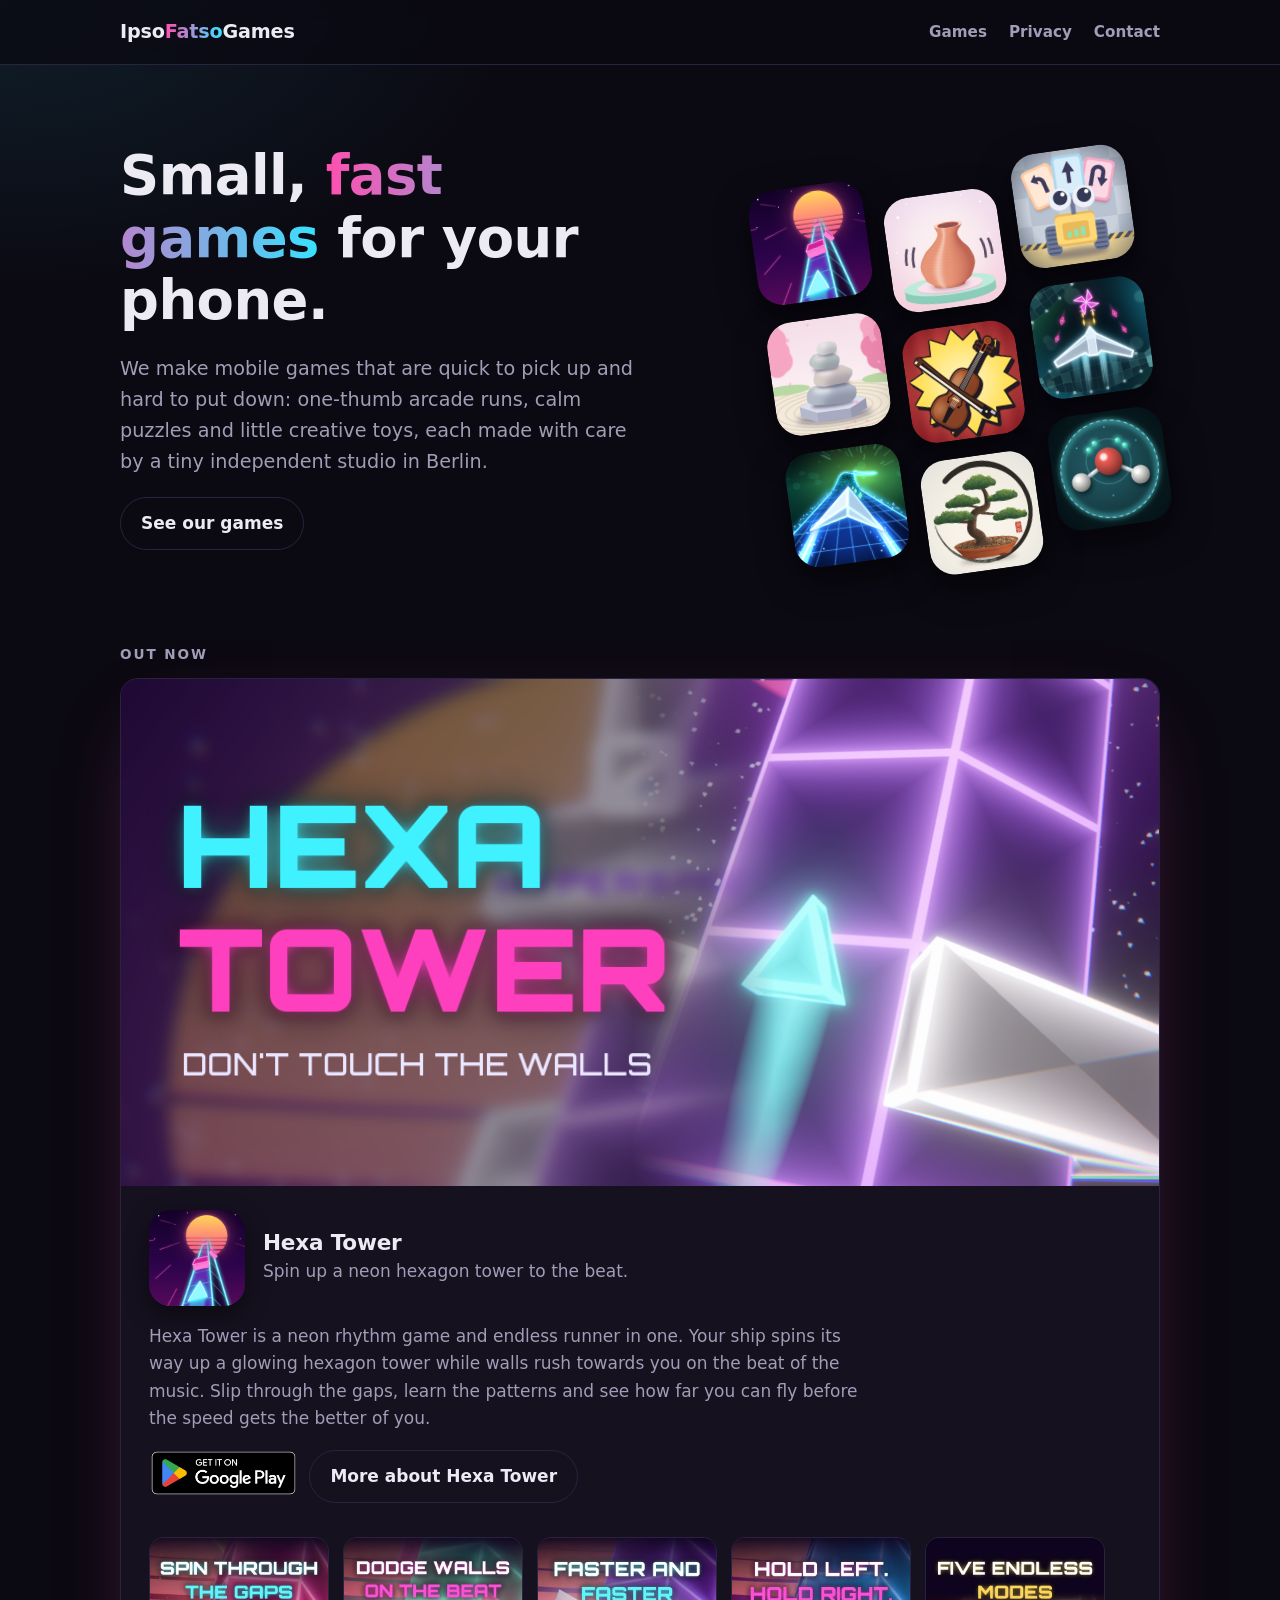
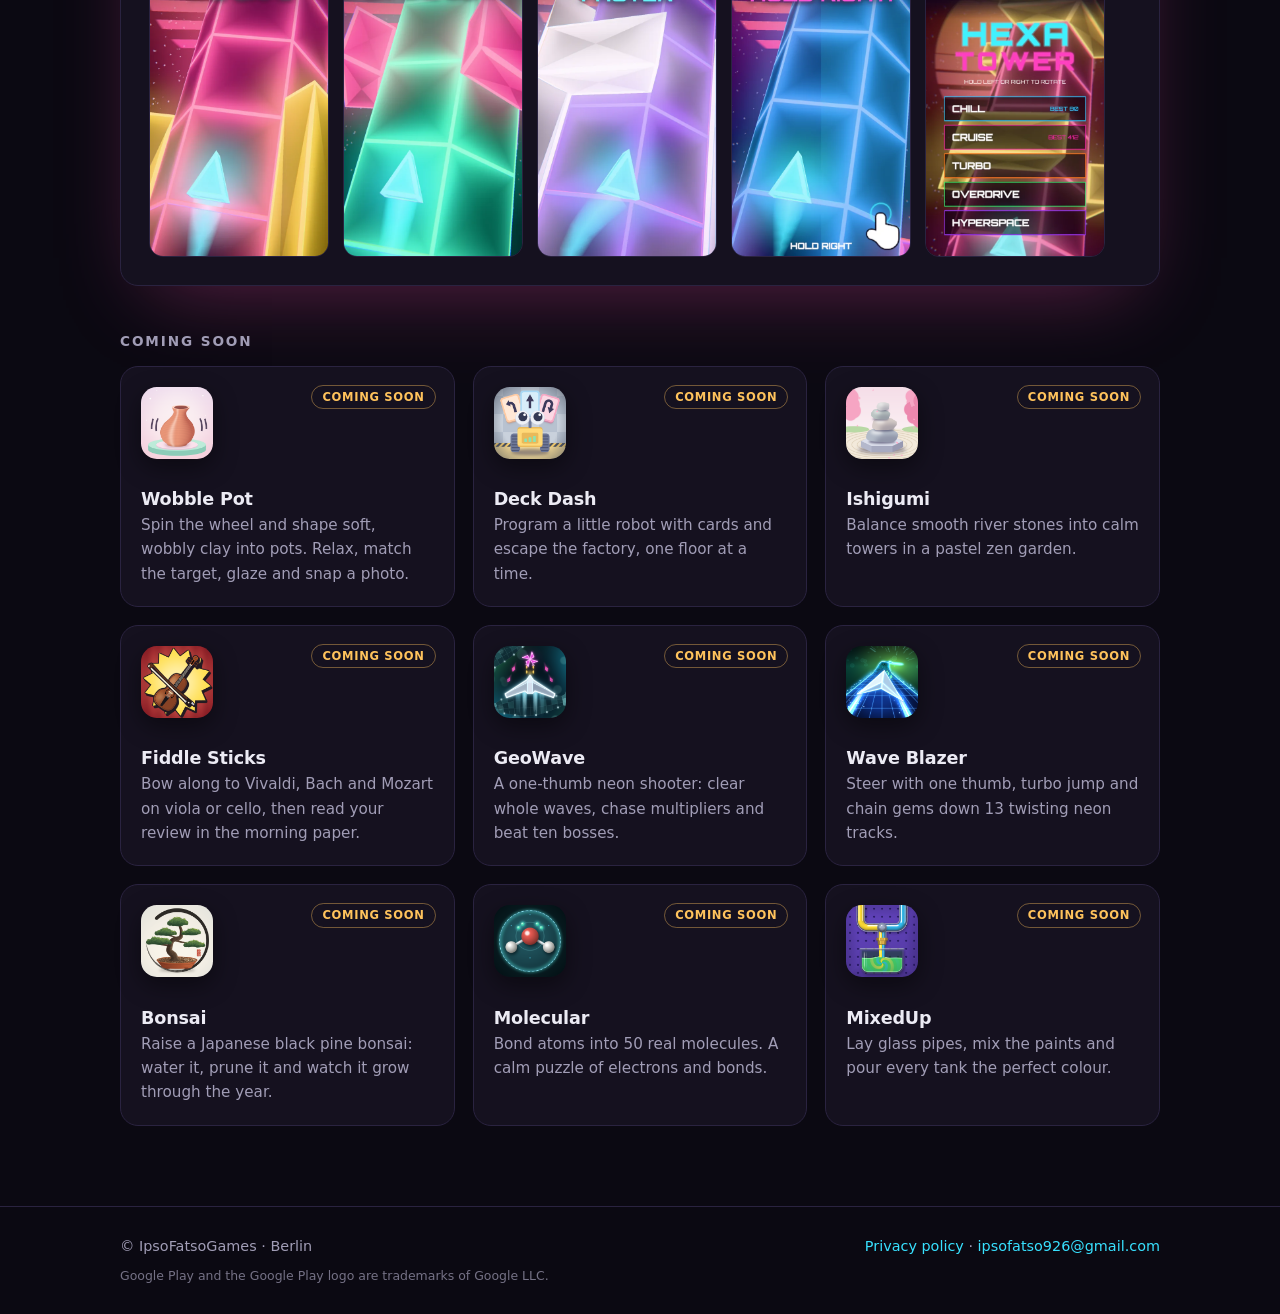
<file: index.html>
<!doctype html>
<html lang="en">
<head>
<meta charset="utf-8">
<meta name="viewport" content="width=device-width, initial-scale=1">
<title>IpsoFatsoGames</title>
<meta name="description" content="IpsoFatsoGames: Small, fast games for your phone. We make mobile games that are quick to pick up and hard to put down: one-thumb arcade runs, calm puzzles and little creative toys, each made with care by a tiny independent studio in Berlin.">
<meta property="og:title" content="IpsoFatsoGames">
<meta property="og:description" content="IpsoFatsoGames: Small, fast games for your phone. We make mobile games that are quick to pick up and hard to put down: one-thumb arcade runs, calm puzzles and little creative toys, each made with care by a tiny independent studio in Berlin.">
<meta property="og:image" content="https://ipsofatsogames.github.io/hexatower/feature.png">
<link rel="icon" href="favicon.svg" type="image/svg+xml">
<link rel="stylesheet" href="style.css">
</head>
<body>
<!-- Built by build.py from games.json and site.json: edit those, not this file. -->
<header class="top"><div class="wrap"><a class="brand" href="./">Ipso<span>Fatso</span>Games</a><nav><a href="./#games">Games</a><a href="privacy.html">Privacy</a><a href="mailto:ipsofatso926@gmail.com">Contact</a></nav></div></header>
<main class="wrap"><section class="hero"><div class="hero-text"><h1>Small, <span class="grad">fast games</span> for your phone.</h1><p class="lead">We make mobile games that are quick to pick up and hard to put down: one-thumb arcade runs, calm puzzles and little creative toys, each made with care by a tiny independent studio in Berlin.</p><p><a class="button ghost" href="#games">See our games</a></p></div><div class="hero-art" aria-hidden="true"><img src="hexatower/icon.png" alt="" width="120" height="120"><img src="wobblepot/icon.png" alt="" width="120" height="120"><img src="deckdash/icon.png" alt="" width="120" height="120"><img src="ishigumi/icon.png" alt="" width="120" height="120"><img src="fiddlesticks/icon.png" alt="" width="120" height="120"><img src="geowave/icon.png" alt="" width="120" height="120"><img src="waveblazer/icon.png" alt="" width="120" height="120"><img src="bonsai/icon.png" alt="" width="120" height="120"><img src="molecular/icon.png" alt="" width="120" height="120"></div></section>
<section class="section" id="games"><h2 class="section-title">Out now</h2>
<article class="feature"><a href="hexatower/"><img class="banner" src="hexatower/feature.png" alt="" width="1024" height="500"></a><div class="feature-body"><div class="title-row"><img class="icon" src="hexatower/icon.png" alt="" width="96" height="96"><div><h3><a href="hexatower/">Hexa Tower</a></h3><p class="tagline">Spin up a neon hexagon tower to the beat.</p></div></div><p>Hexa Tower is a neon rhythm game and endless runner in one. Your ship spins its way up a glowing hexagon tower while walls rush towards you on the beat of the music. Slip through the gaps, learn the patterns and see how far you can fly before the speed gets the better of you.</p><p class="actions"><a class="store-badge" href="https://play.google.com/store/apps/details?id=com.ipsofatsogames.hexatower&amp;utm_source=website&amp;utm_medium=home"><img src="img/google-play-badge.png" alt="Get it on Google Play" width="646" height="250"></a><a class="button ghost" href="hexatower/">More about Hexa Tower</a></p></div><div class="shots"><img src="hexatower/screens/1.webp" alt="Hexa Tower screenshot 1" loading="lazy" width="270" height="480"><img src="hexatower/screens/2.webp" alt="Hexa Tower screenshot 2" loading="lazy" width="270" height="480"><img src="hexatower/screens/3.webp" alt="Hexa Tower screenshot 3" loading="lazy" width="270" height="480"><img src="hexatower/screens/4.webp" alt="Hexa Tower screenshot 4" loading="lazy" width="270" height="480"><img src="hexatower/screens/5.webp" alt="Hexa Tower screenshot 5" loading="lazy" width="270" height="480"></div></article>
</section>
<section class="section"><h2 class="section-title">Coming soon</h2><ul class="grid">
<li class="card"><a href="wobblepot/"><img class="icon" src="wobblepot/icon.png" alt="" width="72" height="72"><span class="chip">Coming soon</span><h3>Wobble Pot</h3><p>Spin the wheel and shape soft, wobbly clay into pots. Relax, match the target, glaze and snap a photo.</p></a></li>
<li class="card"><a href="deckdash/"><img class="icon" src="deckdash/icon.png" alt="" width="72" height="72"><span class="chip">Coming soon</span><h3>Deck Dash</h3><p>Program a little robot with cards and escape the factory, one floor at a time.</p></a></li>
<li class="card"><a href="ishigumi/"><img class="icon" src="ishigumi/icon.png" alt="" width="72" height="72"><span class="chip">Coming soon</span><h3>Ishigumi</h3><p>Balance smooth river stones into calm towers in a pastel zen garden.</p></a></li>
<li class="card"><a href="fiddlesticks/"><img class="icon" src="fiddlesticks/icon.png" alt="" width="72" height="72"><span class="chip">Coming soon</span><h3>Fiddle Sticks</h3><p>Bow along to Vivaldi, Bach and Mozart on viola or cello, then read your review in the morning paper.</p></a></li>
<li class="card"><a href="geowave/"><img class="icon" src="geowave/icon.png" alt="" width="72" height="72"><span class="chip">Coming soon</span><h3>GeoWave</h3><p>A one-thumb neon shooter: clear whole waves, chase multipliers and beat ten bosses.</p></a></li>
<li class="card"><a href="waveblazer/"><img class="icon" src="waveblazer/icon.png" alt="" width="72" height="72"><span class="chip">Coming soon</span><h3>Wave Blazer</h3><p>Steer with one thumb, turbo jump and chain gems down 13 twisting neon tracks.</p></a></li>
<li class="card"><a href="bonsai/"><img class="icon" src="bonsai/icon.png" alt="" width="72" height="72"><span class="chip">Coming soon</span><h3>Bonsai</h3><p>Raise a Japanese black pine bonsai: water it, prune it and watch it grow through the year.</p></a></li>
<li class="card"><a href="molecular/"><img class="icon" src="molecular/icon.png" alt="" width="72" height="72"><span class="chip">Coming soon</span><h3>Molecular</h3><p>Bond atoms into 50 real molecules. A calm puzzle of electrons and bonds.</p></a></li>
<li class="card"><a href="mixedup/"><img class="icon" src="mixedup/icon.png" alt="" width="72" height="72"><span class="chip">Coming soon</span><h3>MixedUp</h3><p>Lay glass pipes, mix the paints and pour every tank the perfect colour.</p></a></li>
</ul></section></main>
<footer class="bottom"><div class="wrap"><p>© IpsoFatsoGames · Berlin</p><p><a href="privacy.html">Privacy policy</a> · <a href="mailto:ipsofatso926@gmail.com">ipsofatso926@gmail.com</a></p><p class="legal">Google Play and the Google Play logo are trademarks of Google LLC.</p></div></footer>
</body>
</html>
</file>
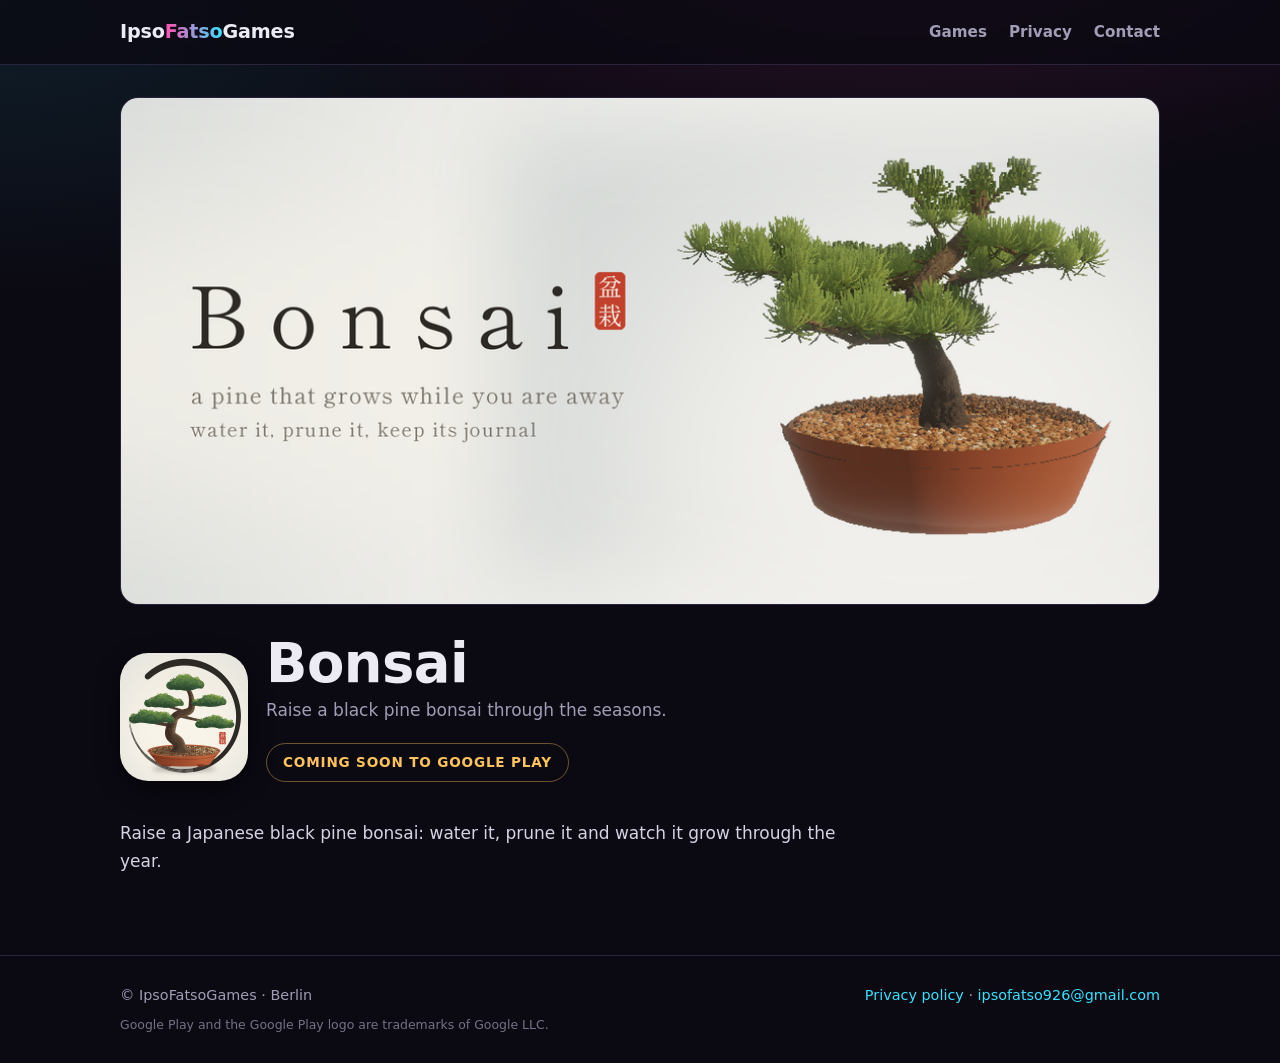
<file: bonsai/index.html>
<!doctype html>
<html lang="en">
<head>
<meta charset="utf-8">
<meta name="viewport" content="width=device-width, initial-scale=1">
<title>Bonsai · IpsoFatsoGames</title>
<meta name="description" content="Raise a Japanese black pine bonsai: water it, prune it and watch it grow through the year.">
<meta property="og:title" content="Bonsai · IpsoFatsoGames">
<meta property="og:description" content="Raise a Japanese black pine bonsai: water it, prune it and watch it grow through the year.">
<link rel="icon" href="../favicon.svg" type="image/svg+xml">
<link rel="stylesheet" href="../style.css">
</head>
<body>
<!-- Built by build.py from games.json and site.json: edit those, not this file. -->
<header class="top"><div class="wrap"><a class="brand" href="../">Ipso<span>Fatso</span>Games</a><nav><a href="../#games">Games</a><a href="../privacy.html">Privacy</a><a href="mailto:ipsofatso926@gmail.com">Contact</a></nav></div></header>
<main class="wrap"><article class="game"><img class="banner" src="../bonsai/feature.png" alt="" width="1024" height="500"><div class="title-row big"><img class="icon" src="../bonsai/icon.png" alt="Bonsai icon" width="128" height="128"><div><h1>Bonsai</h1><p class="tagline">Raise a black pine bonsai through the seasons.</p><p class="actions"><span class="chip big">Coming soon to Google Play</span></p></div></div><p>Raise a Japanese black pine bonsai: water it, prune it and watch it grow through the year.</p></article></main>
<footer class="bottom"><div class="wrap"><p>© IpsoFatsoGames · Berlin</p><p><a href="../privacy.html">Privacy policy</a> · <a href="mailto:ipsofatso926@gmail.com">ipsofatso926@gmail.com</a></p><p class="legal">Google Play and the Google Play logo are trademarks of Google LLC.</p></div></footer>
</body>
</html>
</file>
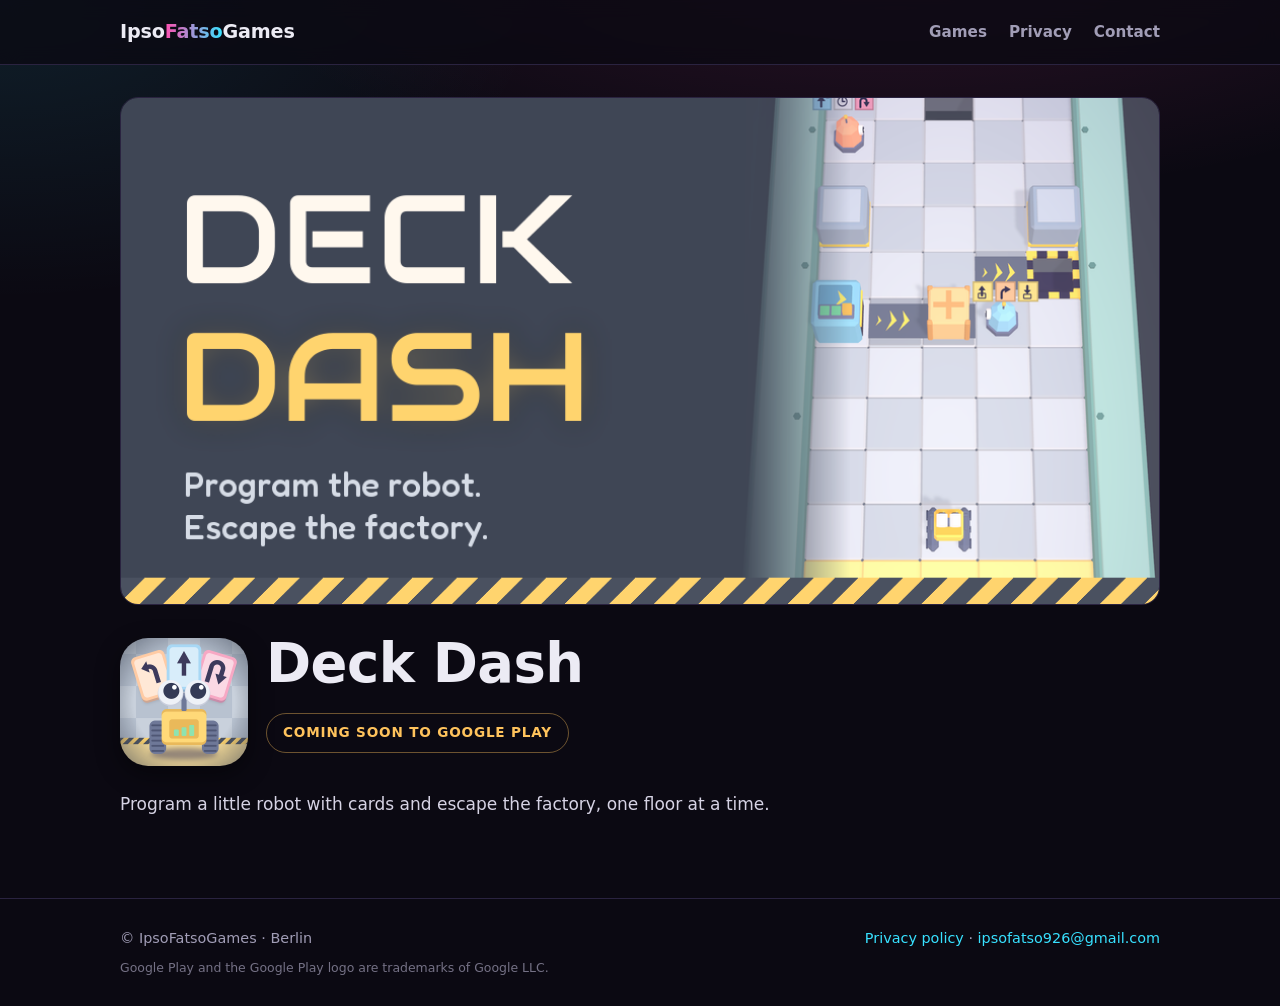
<file: deckdash/index.html>
<!doctype html>
<html lang="en">
<head>
<meta charset="utf-8">
<meta name="viewport" content="width=device-width, initial-scale=1">
<title>Deck Dash · IpsoFatsoGames</title>
<meta name="description" content="Program a little robot with cards and escape the factory, one floor at a time.">
<meta property="og:title" content="Deck Dash · IpsoFatsoGames">
<meta property="og:description" content="Program a little robot with cards and escape the factory, one floor at a time.">
<link rel="icon" href="../favicon.svg" type="image/svg+xml">
<link rel="stylesheet" href="../style.css">
</head>
<body>
<!-- Built by build.py from games.json and site.json: edit those, not this file. -->
<header class="top"><div class="wrap"><a class="brand" href="../">Ipso<span>Fatso</span>Games</a><nav><a href="../#games">Games</a><a href="../privacy.html">Privacy</a><a href="mailto:ipsofatso926@gmail.com">Contact</a></nav></div></header>
<main class="wrap"><article class="game"><img class="banner" src="../deckdash/feature.png" alt="" width="1024" height="500"><div class="title-row big"><img class="icon" src="../deckdash/icon.png" alt="Deck Dash icon" width="128" height="128"><div><h1>Deck Dash</h1><p class="tagline"></p><p class="actions"><span class="chip big">Coming soon to Google Play</span></p></div></div><p>Program a little robot with cards and escape the factory, one floor at a time.</p></article></main>
<footer class="bottom"><div class="wrap"><p>© IpsoFatsoGames · Berlin</p><p><a href="../privacy.html">Privacy policy</a> · <a href="mailto:ipsofatso926@gmail.com">ipsofatso926@gmail.com</a></p><p class="legal">Google Play and the Google Play logo are trademarks of Google LLC.</p></div></footer>
</body>
</html>
</file>
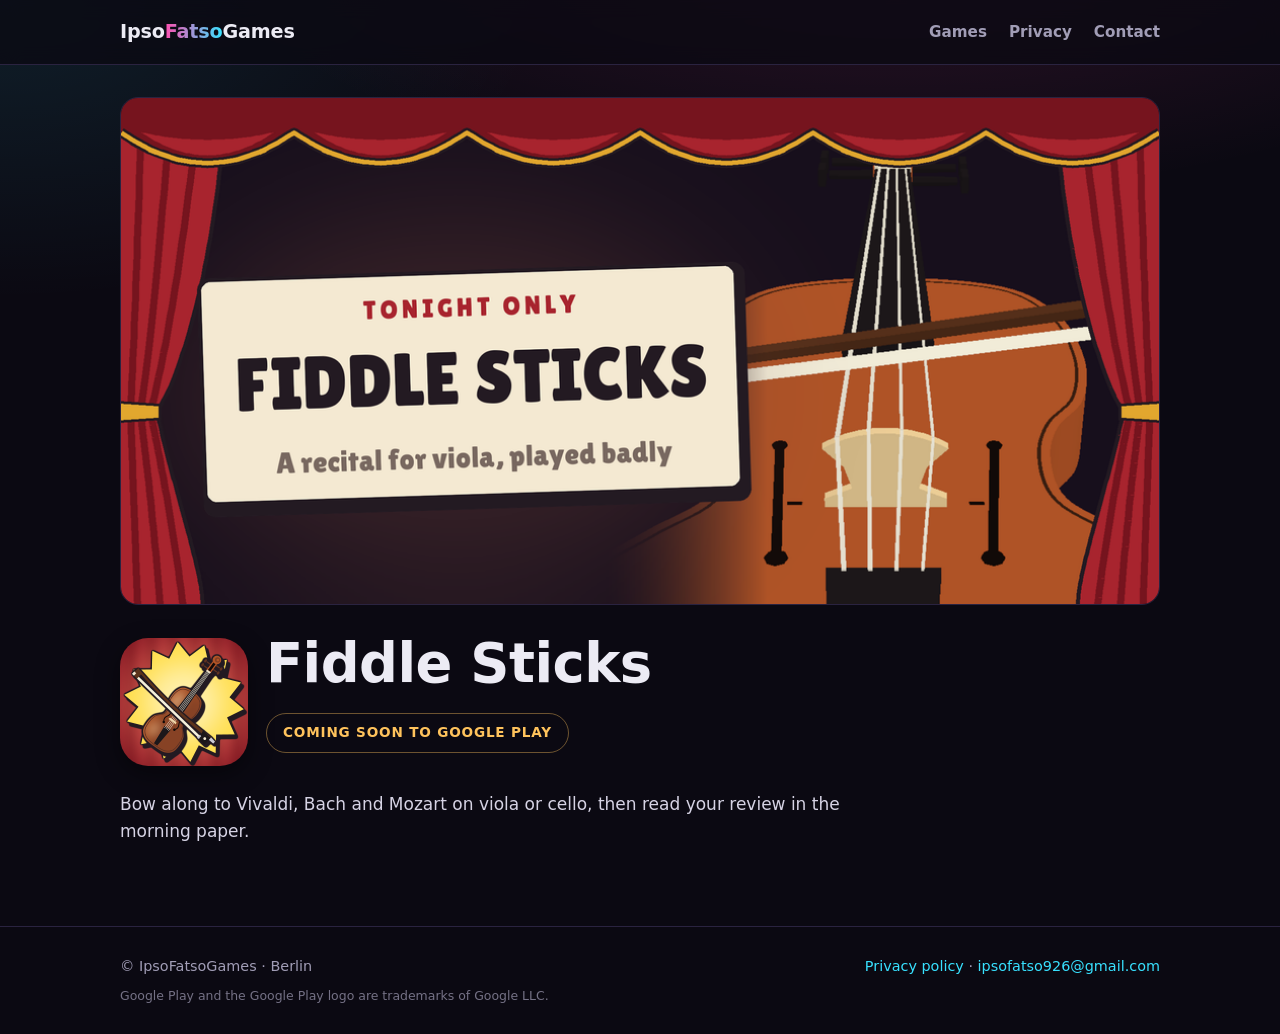
<file: fiddlesticks/index.html>
<!doctype html>
<html lang="en">
<head>
<meta charset="utf-8">
<meta name="viewport" content="width=device-width, initial-scale=1">
<title>Fiddle Sticks · IpsoFatsoGames</title>
<meta name="description" content="Bow along to Vivaldi, Bach and Mozart on viola or cello, then read your review in the morning paper.">
<meta property="og:title" content="Fiddle Sticks · IpsoFatsoGames">
<meta property="og:description" content="Bow along to Vivaldi, Bach and Mozart on viola or cello, then read your review in the morning paper.">
<link rel="icon" href="../favicon.svg" type="image/svg+xml">
<link rel="stylesheet" href="../style.css">
</head>
<body>
<!-- Built by build.py from games.json and site.json: edit those, not this file. -->
<header class="top"><div class="wrap"><a class="brand" href="../">Ipso<span>Fatso</span>Games</a><nav><a href="../#games">Games</a><a href="../privacy.html">Privacy</a><a href="mailto:ipsofatso926@gmail.com">Contact</a></nav></div></header>
<main class="wrap"><article class="game"><img class="banner" src="../fiddlesticks/feature.png" alt="" width="1024" height="500"><div class="title-row big"><img class="icon" src="../fiddlesticks/icon.png" alt="Fiddle Sticks icon" width="128" height="128"><div><h1>Fiddle Sticks</h1><p class="tagline"></p><p class="actions"><span class="chip big">Coming soon to Google Play</span></p></div></div><p>Bow along to Vivaldi, Bach and Mozart on viola or cello, then read your review in the morning paper.</p></article></main>
<footer class="bottom"><div class="wrap"><p>© IpsoFatsoGames · Berlin</p><p><a href="../privacy.html">Privacy policy</a> · <a href="mailto:ipsofatso926@gmail.com">ipsofatso926@gmail.com</a></p><p class="legal">Google Play and the Google Play logo are trademarks of Google LLC.</p></div></footer>
</body>
</html>
</file>
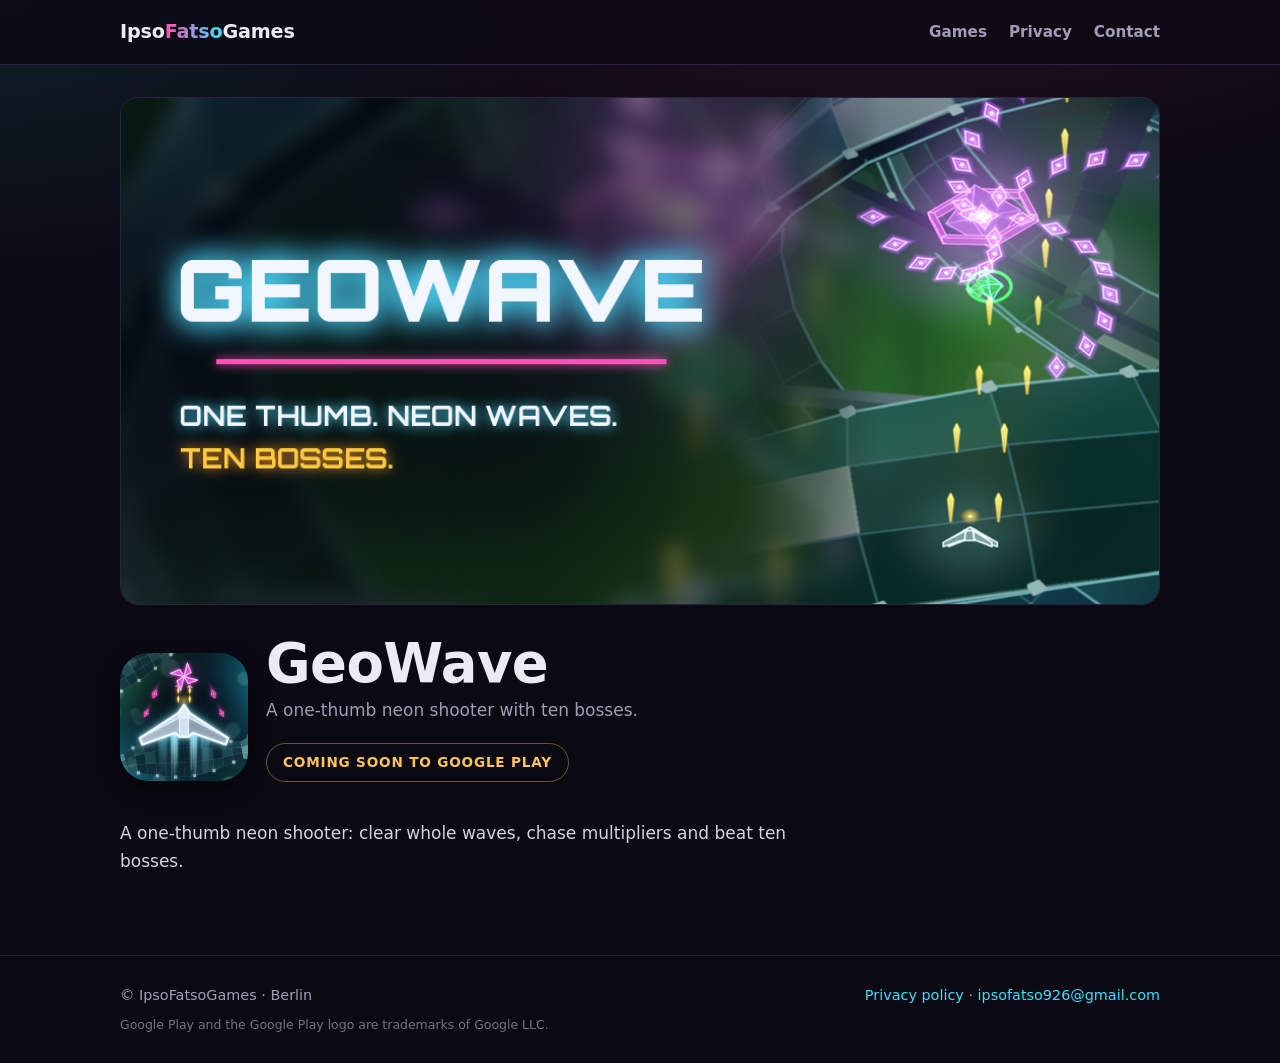
<file: geowave/index.html>
<!doctype html>
<html lang="en">
<head>
<meta charset="utf-8">
<meta name="viewport" content="width=device-width, initial-scale=1">
<title>GeoWave · IpsoFatsoGames</title>
<meta name="description" content="A one-thumb neon shooter: clear whole waves, chase multipliers and beat ten bosses.">
<meta property="og:title" content="GeoWave · IpsoFatsoGames">
<meta property="og:description" content="A one-thumb neon shooter: clear whole waves, chase multipliers and beat ten bosses.">
<link rel="icon" href="../favicon.svg" type="image/svg+xml">
<link rel="stylesheet" href="../style.css">
</head>
<body>
<!-- Built by build.py from games.json and site.json: edit those, not this file. -->
<header class="top"><div class="wrap"><a class="brand" href="../">Ipso<span>Fatso</span>Games</a><nav><a href="../#games">Games</a><a href="../privacy.html">Privacy</a><a href="mailto:ipsofatso926@gmail.com">Contact</a></nav></div></header>
<main class="wrap"><article class="game"><img class="banner" src="../geowave/feature.png" alt="" width="1024" height="500"><div class="title-row big"><img class="icon" src="../geowave/icon.png" alt="GeoWave icon" width="128" height="128"><div><h1>GeoWave</h1><p class="tagline">A one-thumb neon shooter with ten bosses.</p><p class="actions"><span class="chip big">Coming soon to Google Play</span></p></div></div><p>A one-thumb neon shooter: clear whole waves, chase multipliers and beat ten bosses.</p></article></main>
<footer class="bottom"><div class="wrap"><p>© IpsoFatsoGames · Berlin</p><p><a href="../privacy.html">Privacy policy</a> · <a href="mailto:ipsofatso926@gmail.com">ipsofatso926@gmail.com</a></p><p class="legal">Google Play and the Google Play logo are trademarks of Google LLC.</p></div></footer>
</body>
</html>
</file>
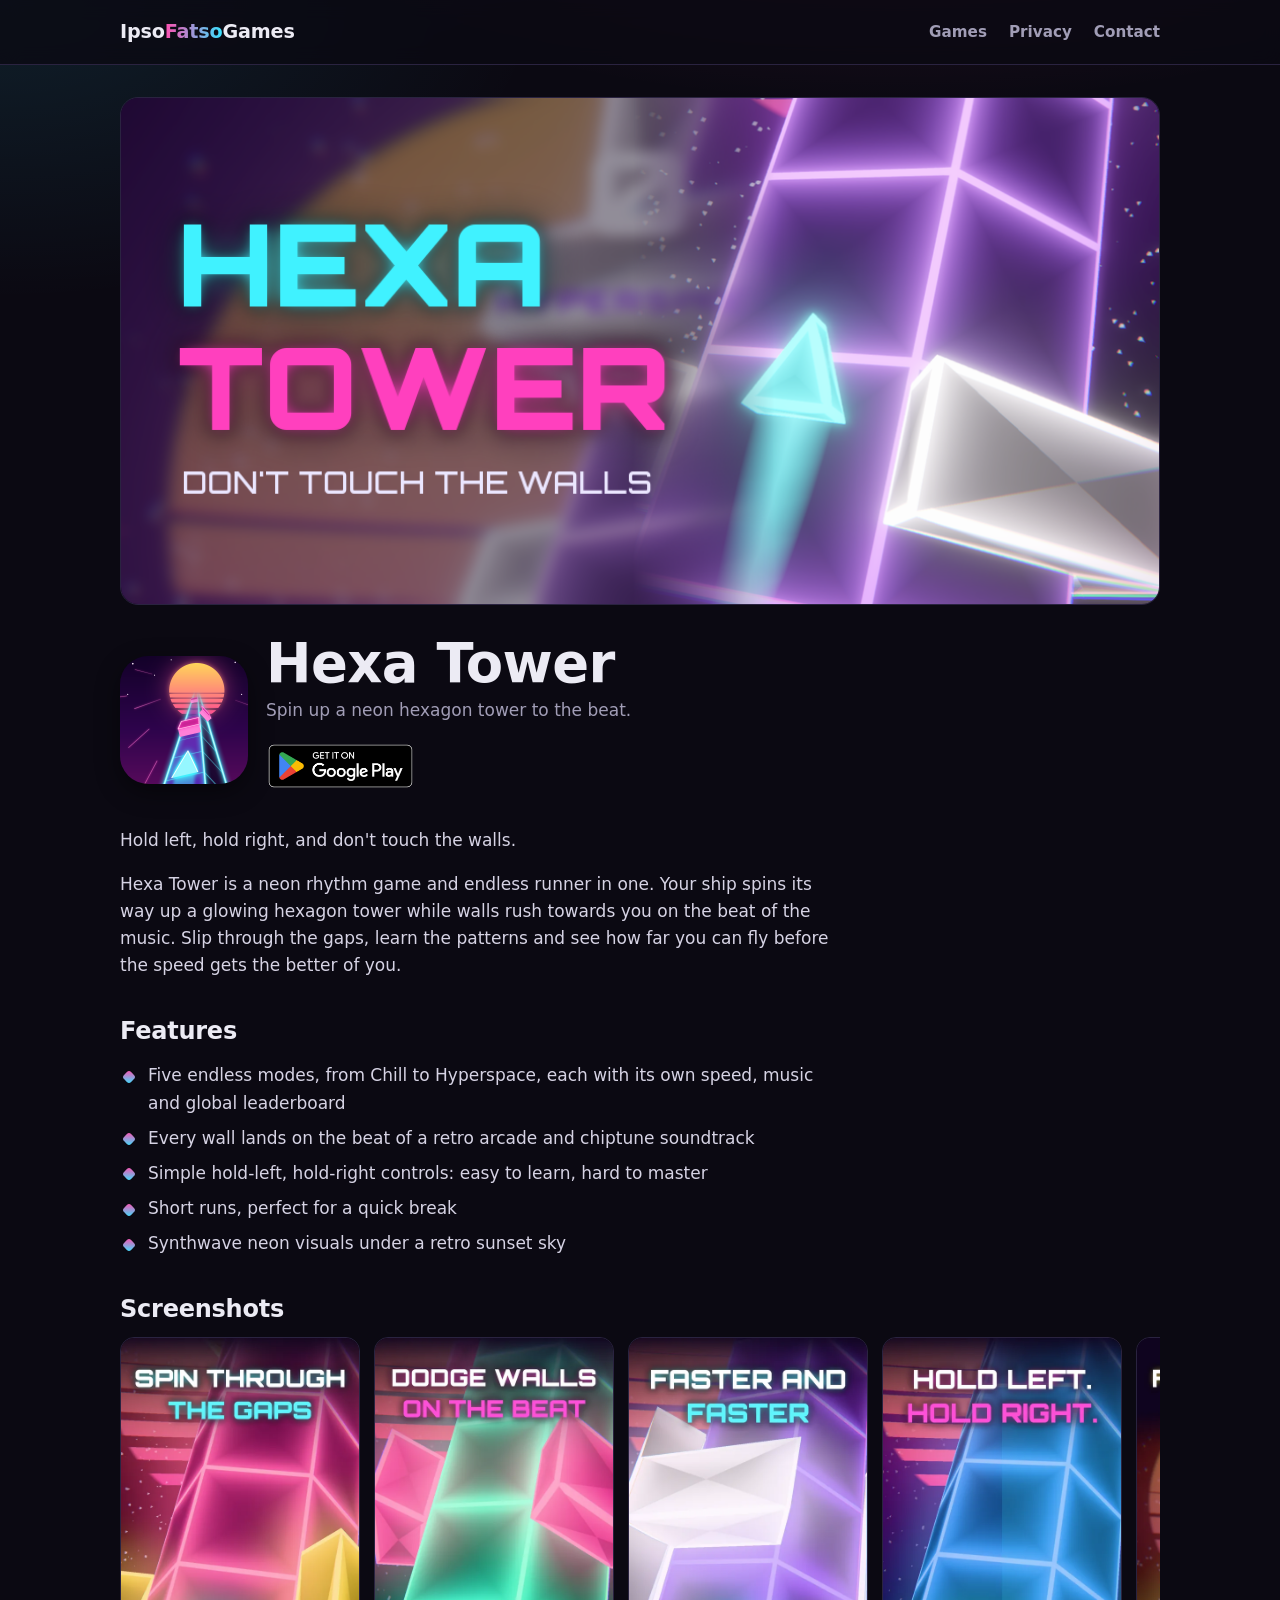
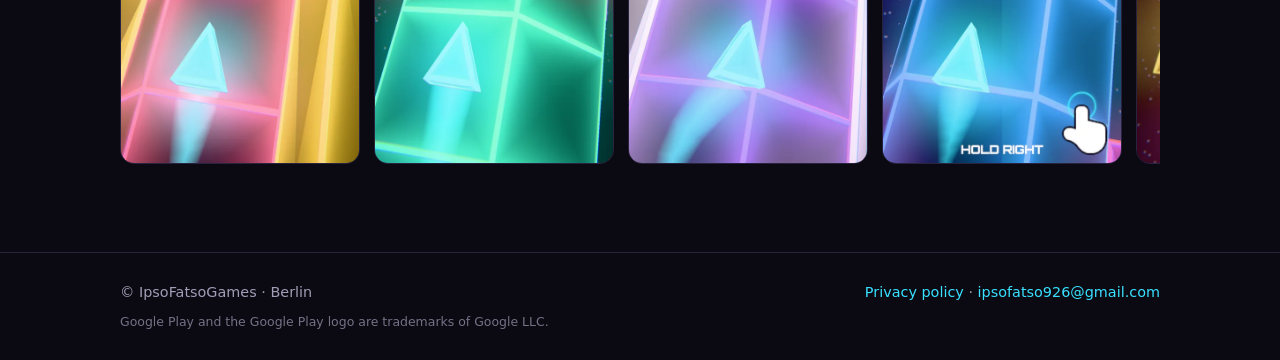
<file: hexatower/index.html>
<!doctype html>
<html lang="en">
<head>
<meta charset="utf-8">
<meta name="viewport" content="width=device-width, initial-scale=1">
<title>Hexa Tower · IpsoFatsoGames</title>
<meta name="description" content="Hold left, hold right, and don&#x27;t touch the walls. Hexa Tower is a neon rhythm game and endless runner in one. Your ship spins its way up a glowing hexagon tower while walls rush towards you on the beat of the music. Slip through the gaps, learn the patterns and see how far you can fly before the speed gets the better of you.">
<meta property="og:title" content="Hexa Tower · IpsoFatsoGames">
<meta property="og:description" content="Hold left, hold right, and don&#x27;t touch the walls. Hexa Tower is a neon rhythm game and endless runner in one. Your ship spins its way up a glowing hexagon tower while walls rush towards you on the beat of the music. Slip through the gaps, learn the patterns and see how far you can fly before the speed gets the better of you.">
<meta property="og:image" content="https://ipsofatsogames.github.io/hexatower/feature.png">
<link rel="icon" href="../favicon.svg" type="image/svg+xml">
<link rel="stylesheet" href="../style.css">
</head>
<body>
<!-- Built by build.py from games.json and site.json: edit those, not this file. -->
<header class="top"><div class="wrap"><a class="brand" href="../">Ipso<span>Fatso</span>Games</a><nav><a href="../#games">Games</a><a href="../privacy.html">Privacy</a><a href="mailto:ipsofatso926@gmail.com">Contact</a></nav></div></header>
<main class="wrap"><article class="game"><img class="banner" src="../hexatower/feature.png" alt="" width="1024" height="500"><div class="title-row big"><img class="icon" src="../hexatower/icon.png" alt="Hexa Tower icon" width="128" height="128"><div><h1>Hexa Tower</h1><p class="tagline">Spin up a neon hexagon tower to the beat.</p><p class="actions"><a class="store-badge" href="https://play.google.com/store/apps/details?id=com.ipsofatsogames.hexatower&amp;utm_source=website&amp;utm_medium=game_page"><img src="../img/google-play-badge.png" alt="Get it on Google Play" width="646" height="250"></a></p></div></div><p>Hold left, hold right, and don&#x27;t touch the walls.</p><p>Hexa Tower is a neon rhythm game and endless runner in one. Your ship spins its way up a glowing hexagon tower while walls rush towards you on the beat of the music. Slip through the gaps, learn the patterns and see how far you can fly before the speed gets the better of you.</p><h2>Features</h2><ul class="ticks"><li>Five endless modes, from Chill to Hyperspace, each with its own speed, music and global leaderboard</li><li>Every wall lands on the beat of a retro arcade and chiptune soundtrack</li><li>Simple hold-left, hold-right controls: easy to learn, hard to master</li><li>Short runs, perfect for a quick break</li><li>Synthwave neon visuals under a retro sunset sky</li></ul><h2>Screenshots</h2><div class="shots large"><img src="screens/1.webp" alt="Hexa Tower screenshot 1" loading="lazy" width="270" height="480"><img src="screens/2.webp" alt="Hexa Tower screenshot 2" loading="lazy" width="270" height="480"><img src="screens/3.webp" alt="Hexa Tower screenshot 3" loading="lazy" width="270" height="480"><img src="screens/4.webp" alt="Hexa Tower screenshot 4" loading="lazy" width="270" height="480"><img src="screens/5.webp" alt="Hexa Tower screenshot 5" loading="lazy" width="270" height="480"><img src="screens/6.webp" alt="Hexa Tower screenshot 6" loading="lazy" width="270" height="480"><img src="screens/7.webp" alt="Hexa Tower screenshot 7" loading="lazy" width="270" height="480"></div></article></main>
<footer class="bottom"><div class="wrap"><p>© IpsoFatsoGames · Berlin</p><p><a href="../privacy.html">Privacy policy</a> · <a href="mailto:ipsofatso926@gmail.com">ipsofatso926@gmail.com</a></p><p class="legal">Google Play and the Google Play logo are trademarks of Google LLC.</p></div></footer>
</body>
</html>
</file>
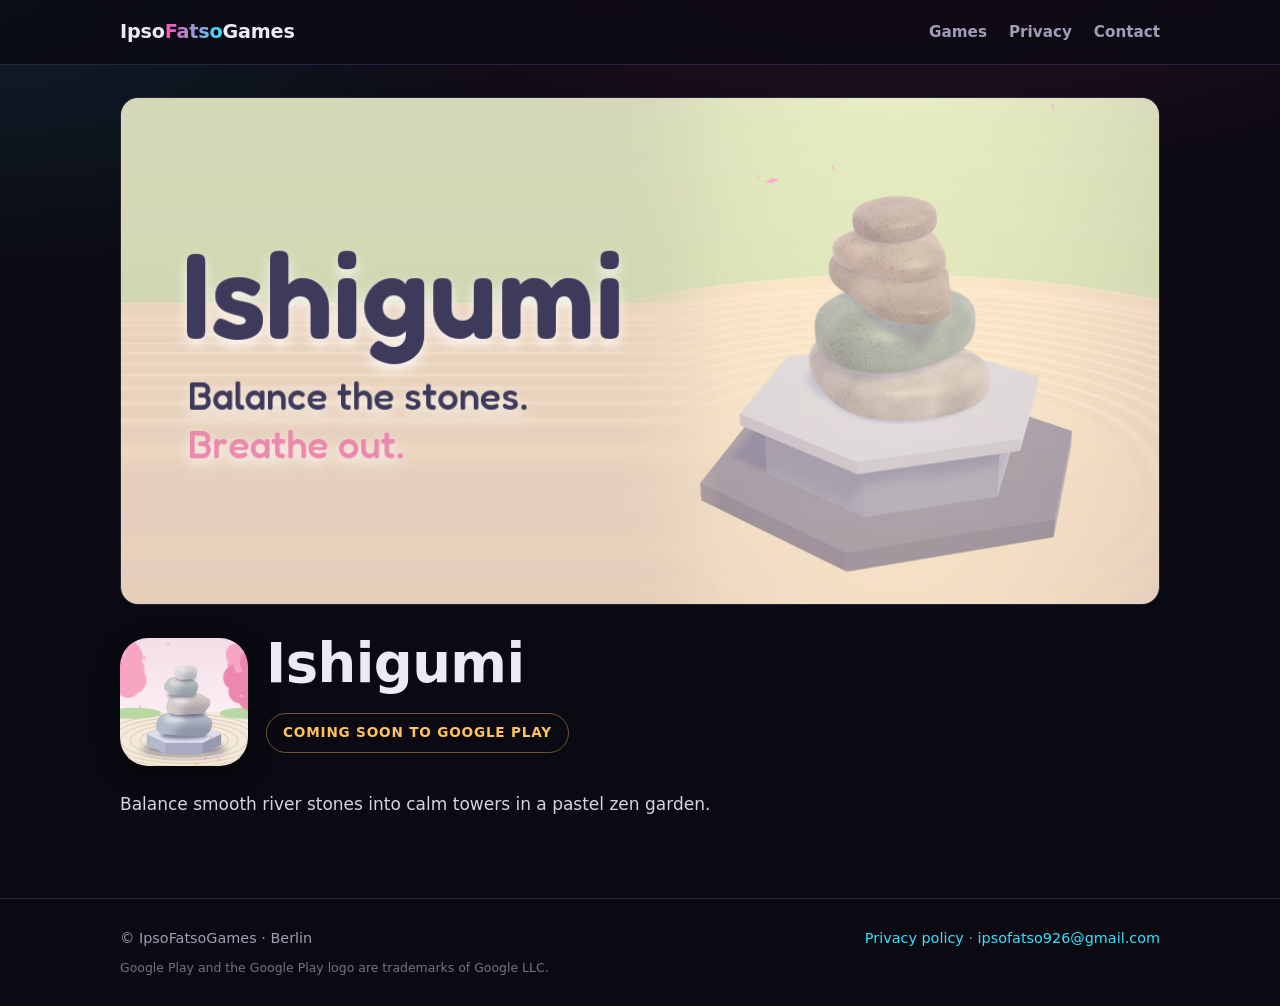
<file: ishigumi/index.html>
<!doctype html>
<html lang="en">
<head>
<meta charset="utf-8">
<meta name="viewport" content="width=device-width, initial-scale=1">
<title>Ishigumi · IpsoFatsoGames</title>
<meta name="description" content="Balance smooth river stones into calm towers in a pastel zen garden.">
<meta property="og:title" content="Ishigumi · IpsoFatsoGames">
<meta property="og:description" content="Balance smooth river stones into calm towers in a pastel zen garden.">
<link rel="icon" href="../favicon.svg" type="image/svg+xml">
<link rel="stylesheet" href="../style.css">
</head>
<body>
<!-- Built by build.py from games.json and site.json: edit those, not this file. -->
<header class="top"><div class="wrap"><a class="brand" href="../">Ipso<span>Fatso</span>Games</a><nav><a href="../#games">Games</a><a href="../privacy.html">Privacy</a><a href="mailto:ipsofatso926@gmail.com">Contact</a></nav></div></header>
<main class="wrap"><article class="game"><img class="banner" src="../ishigumi/feature.png" alt="" width="1024" height="500"><div class="title-row big"><img class="icon" src="../ishigumi/icon.png" alt="Ishigumi icon" width="128" height="128"><div><h1>Ishigumi</h1><p class="tagline"></p><p class="actions"><span class="chip big">Coming soon to Google Play</span></p></div></div><p>Balance smooth river stones into calm towers in a pastel zen garden.</p></article></main>
<footer class="bottom"><div class="wrap"><p>© IpsoFatsoGames · Berlin</p><p><a href="../privacy.html">Privacy policy</a> · <a href="mailto:ipsofatso926@gmail.com">ipsofatso926@gmail.com</a></p><p class="legal">Google Play and the Google Play logo are trademarks of Google LLC.</p></div></footer>
</body>
</html>
</file>
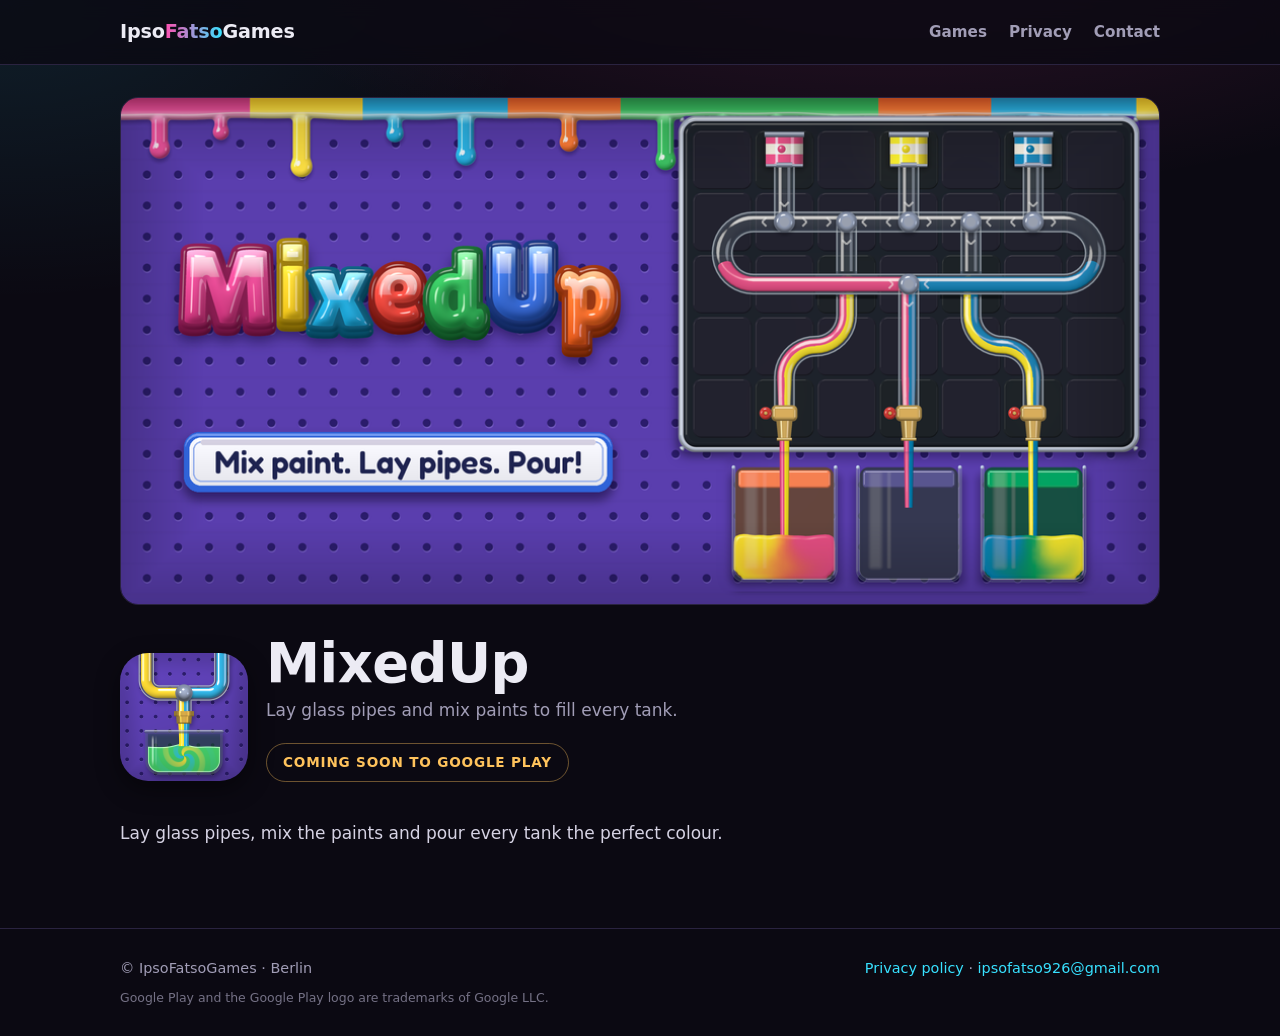
<file: mixedup/index.html>
<!doctype html>
<html lang="en">
<head>
<meta charset="utf-8">
<meta name="viewport" content="width=device-width, initial-scale=1">
<title>MixedUp · IpsoFatsoGames</title>
<meta name="description" content="Lay glass pipes, mix the paints and pour every tank the perfect colour.">
<meta property="og:title" content="MixedUp · IpsoFatsoGames">
<meta property="og:description" content="Lay glass pipes, mix the paints and pour every tank the perfect colour.">
<link rel="icon" href="../favicon.svg" type="image/svg+xml">
<link rel="stylesheet" href="../style.css">
</head>
<body>
<!-- Built by build.py from games.json and site.json: edit those, not this file. -->
<header class="top"><div class="wrap"><a class="brand" href="../">Ipso<span>Fatso</span>Games</a><nav><a href="../#games">Games</a><a href="../privacy.html">Privacy</a><a href="mailto:ipsofatso926@gmail.com">Contact</a></nav></div></header>
<main class="wrap"><article class="game"><img class="banner" src="../mixedup/feature.png" alt="" width="1024" height="500"><div class="title-row big"><img class="icon" src="../mixedup/icon.png" alt="MixedUp icon" width="128" height="128"><div><h1>MixedUp</h1><p class="tagline">Lay glass pipes and mix paints to fill every tank.</p><p class="actions"><span class="chip big">Coming soon to Google Play</span></p></div></div><p>Lay glass pipes, mix the paints and pour every tank the perfect colour.</p></article></main>
<footer class="bottom"><div class="wrap"><p>© IpsoFatsoGames · Berlin</p><p><a href="../privacy.html">Privacy policy</a> · <a href="mailto:ipsofatso926@gmail.com">ipsofatso926@gmail.com</a></p><p class="legal">Google Play and the Google Play logo are trademarks of Google LLC.</p></div></footer>
</body>
</html>
</file>
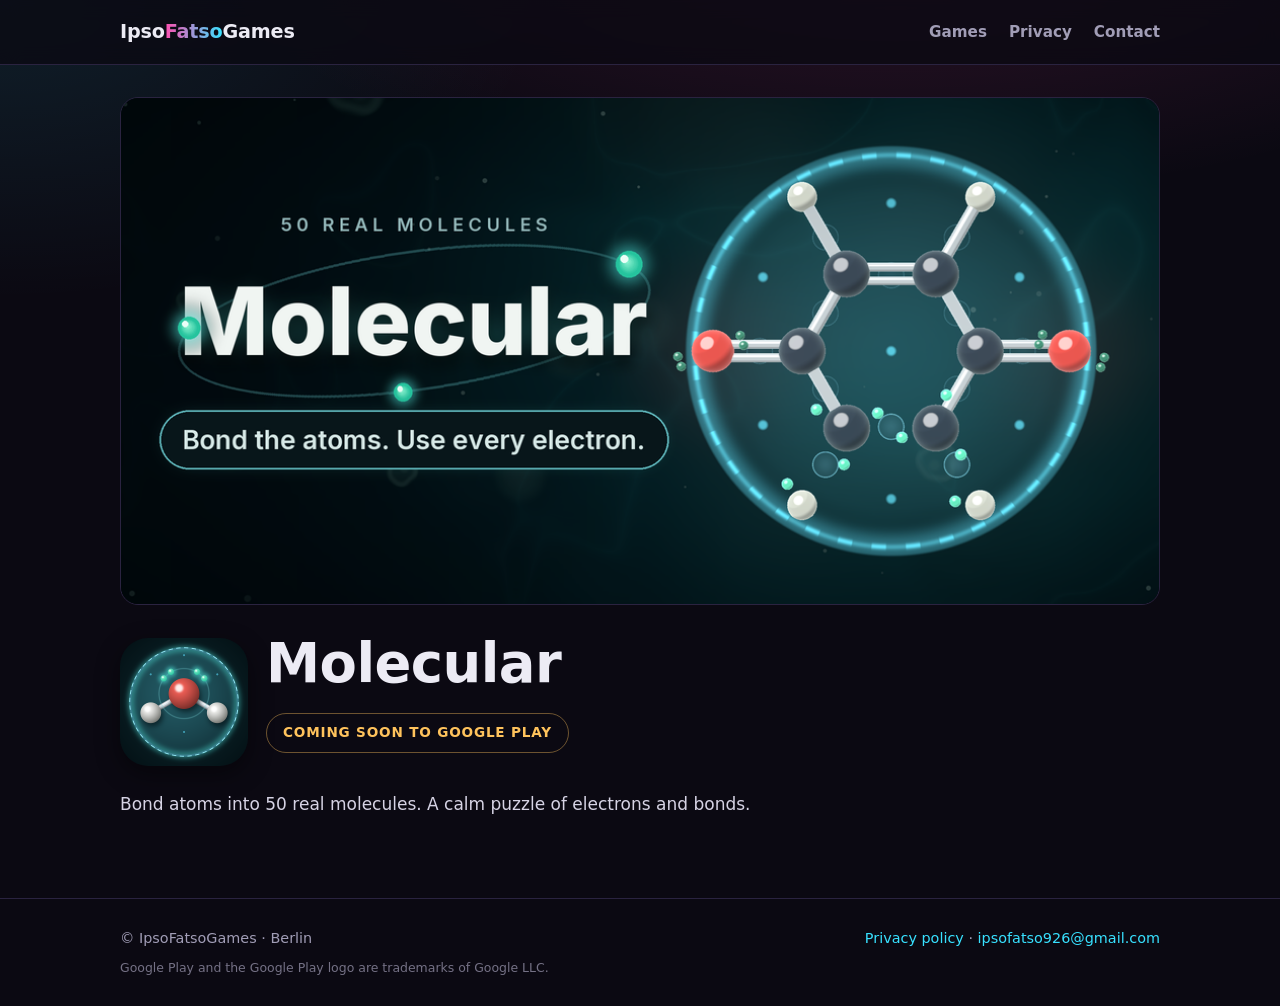
<file: molecular/index.html>
<!doctype html>
<html lang="en">
<head>
<meta charset="utf-8">
<meta name="viewport" content="width=device-width, initial-scale=1">
<title>Molecular · IpsoFatsoGames</title>
<meta name="description" content="Bond atoms into 50 real molecules. A calm puzzle of electrons and bonds.">
<meta property="og:title" content="Molecular · IpsoFatsoGames">
<meta property="og:description" content="Bond atoms into 50 real molecules. A calm puzzle of electrons and bonds.">
<link rel="icon" href="../favicon.svg" type="image/svg+xml">
<link rel="stylesheet" href="../style.css">
</head>
<body>
<!-- Built by build.py from games.json and site.json: edit those, not this file. -->
<header class="top"><div class="wrap"><a class="brand" href="../">Ipso<span>Fatso</span>Games</a><nav><a href="../#games">Games</a><a href="../privacy.html">Privacy</a><a href="mailto:ipsofatso926@gmail.com">Contact</a></nav></div></header>
<main class="wrap"><article class="game"><img class="banner" src="../molecular/feature.png" alt="" width="1024" height="500"><div class="title-row big"><img class="icon" src="../molecular/icon.png" alt="Molecular icon" width="128" height="128"><div><h1>Molecular</h1><p class="tagline"></p><p class="actions"><span class="chip big">Coming soon to Google Play</span></p></div></div><p>Bond atoms into 50 real molecules. A calm puzzle of electrons and bonds.</p></article></main>
<footer class="bottom"><div class="wrap"><p>© IpsoFatsoGames · Berlin</p><p><a href="../privacy.html">Privacy policy</a> · <a href="mailto:ipsofatso926@gmail.com">ipsofatso926@gmail.com</a></p><p class="legal">Google Play and the Google Play logo are trademarks of Google LLC.</p></div></footer>
</body>
</html>
</file>
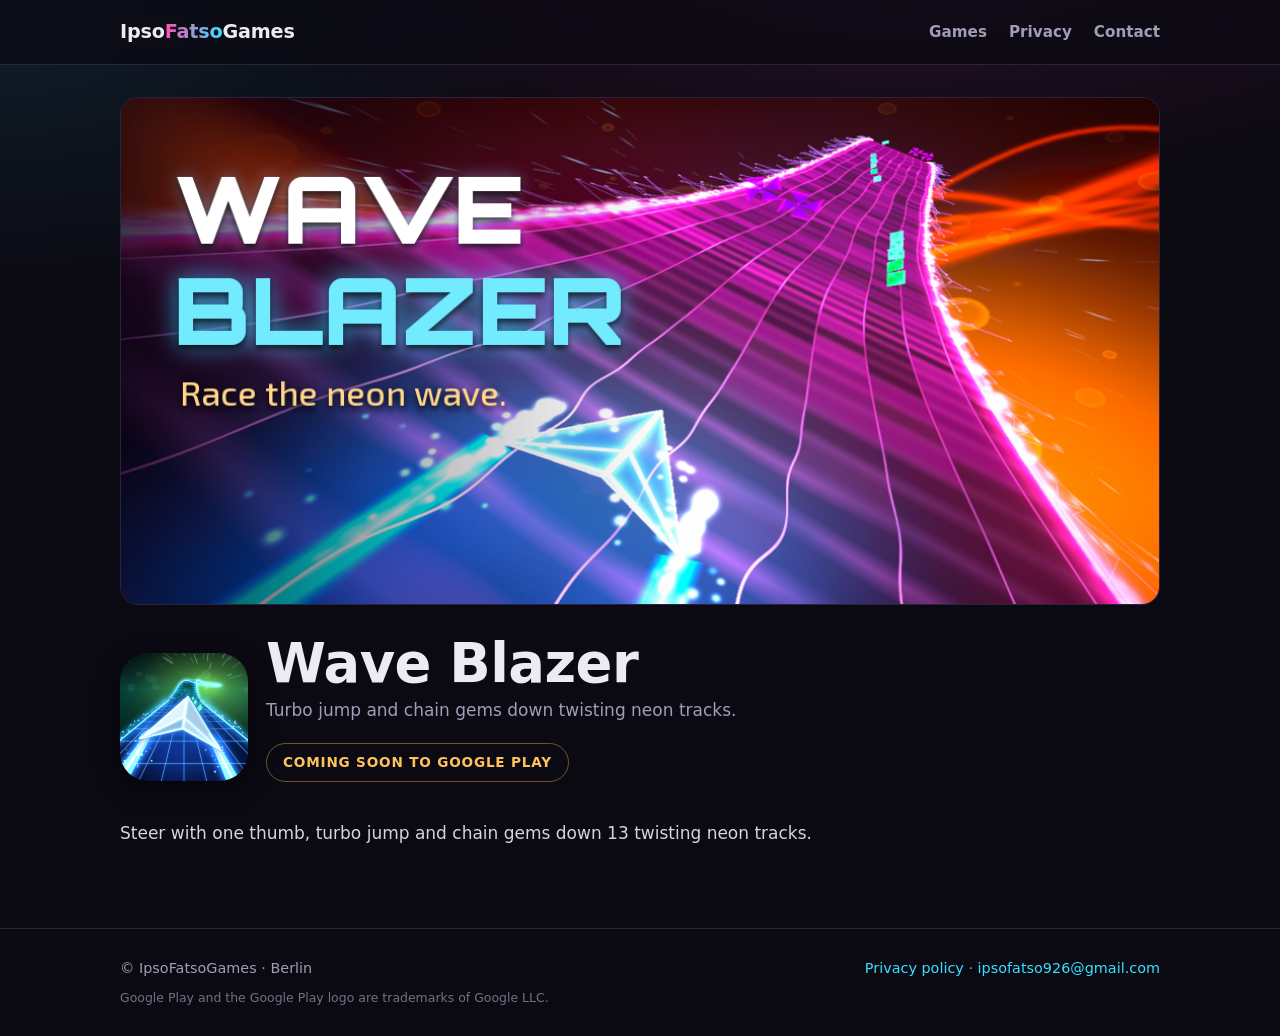
<file: waveblazer/index.html>
<!doctype html>
<html lang="en">
<head>
<meta charset="utf-8">
<meta name="viewport" content="width=device-width, initial-scale=1">
<title>Wave Blazer · IpsoFatsoGames</title>
<meta name="description" content="Steer with one thumb, turbo jump and chain gems down 13 twisting neon tracks.">
<meta property="og:title" content="Wave Blazer · IpsoFatsoGames">
<meta property="og:description" content="Steer with one thumb, turbo jump and chain gems down 13 twisting neon tracks.">
<link rel="icon" href="../favicon.svg" type="image/svg+xml">
<link rel="stylesheet" href="../style.css">
</head>
<body>
<!-- Built by build.py from games.json and site.json: edit those, not this file. -->
<header class="top"><div class="wrap"><a class="brand" href="../">Ipso<span>Fatso</span>Games</a><nav><a href="../#games">Games</a><a href="../privacy.html">Privacy</a><a href="mailto:ipsofatso926@gmail.com">Contact</a></nav></div></header>
<main class="wrap"><article class="game"><img class="banner" src="../waveblazer/feature.png" alt="" width="1024" height="500"><div class="title-row big"><img class="icon" src="../waveblazer/icon.png" alt="Wave Blazer icon" width="128" height="128"><div><h1>Wave Blazer</h1><p class="tagline">Turbo jump and chain gems down twisting neon tracks.</p><p class="actions"><span class="chip big">Coming soon to Google Play</span></p></div></div><p>Steer with one thumb, turbo jump and chain gems down 13 twisting neon tracks.</p></article></main>
<footer class="bottom"><div class="wrap"><p>© IpsoFatsoGames · Berlin</p><p><a href="../privacy.html">Privacy policy</a> · <a href="mailto:ipsofatso926@gmail.com">ipsofatso926@gmail.com</a></p><p class="legal">Google Play and the Google Play logo are trademarks of Google LLC.</p></div></footer>
</body>
</html>
</file>
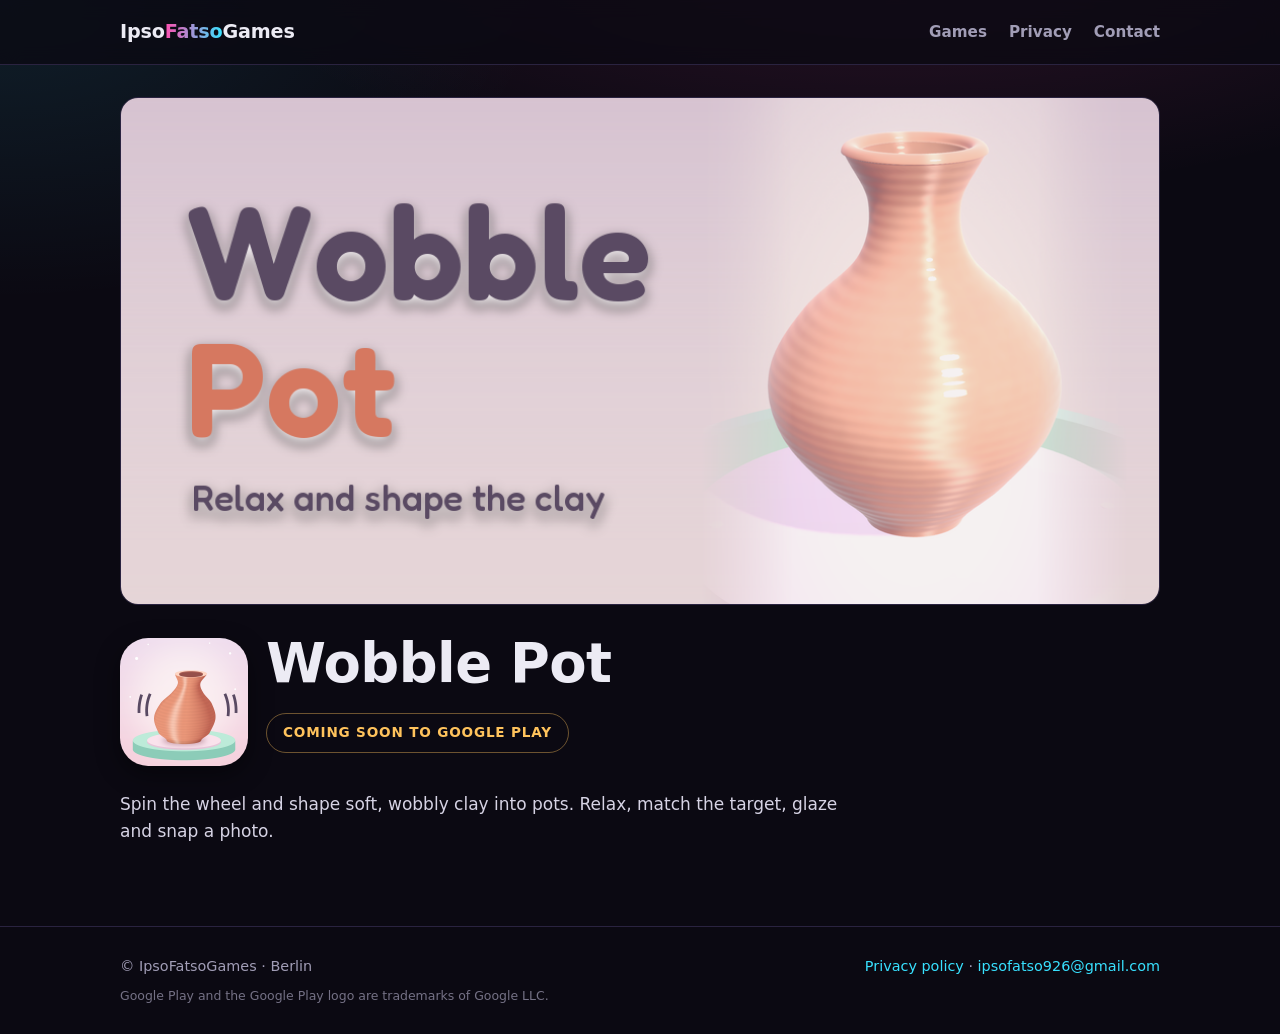
<file: wobblepot/index.html>
<!doctype html>
<html lang="en">
<head>
<meta charset="utf-8">
<meta name="viewport" content="width=device-width, initial-scale=1">
<title>Wobble Pot · IpsoFatsoGames</title>
<meta name="description" content="Spin the wheel and shape soft, wobbly clay into pots. Relax, match the target, glaze and snap a photo.">
<meta property="og:title" content="Wobble Pot · IpsoFatsoGames">
<meta property="og:description" content="Spin the wheel and shape soft, wobbly clay into pots. Relax, match the target, glaze and snap a photo.">
<link rel="icon" href="../favicon.svg" type="image/svg+xml">
<link rel="stylesheet" href="../style.css">
</head>
<body>
<!-- Built by build.py from games.json and site.json: edit those, not this file. -->
<header class="top"><div class="wrap"><a class="brand" href="../">Ipso<span>Fatso</span>Games</a><nav><a href="../#games">Games</a><a href="../privacy.html">Privacy</a><a href="mailto:ipsofatso926@gmail.com">Contact</a></nav></div></header>
<main class="wrap"><article class="game"><img class="banner" src="../wobblepot/feature.png" alt="" width="1024" height="500"><div class="title-row big"><img class="icon" src="../wobblepot/icon.png" alt="Wobble Pot icon" width="128" height="128"><div><h1>Wobble Pot</h1><p class="tagline"></p><p class="actions"><span class="chip big">Coming soon to Google Play</span></p></div></div><p>Spin the wheel and shape soft, wobbly clay into pots. Relax, match the target, glaze and snap a photo.</p></article></main>
<footer class="bottom"><div class="wrap"><p>© IpsoFatsoGames · Berlin</p><p><a href="../privacy.html">Privacy policy</a> · <a href="mailto:ipsofatso926@gmail.com">ipsofatso926@gmail.com</a></p><p class="legal">Google Play and the Google Play logo are trademarks of Google LLC.</p></div></footer>
</body>
</html>
</file>
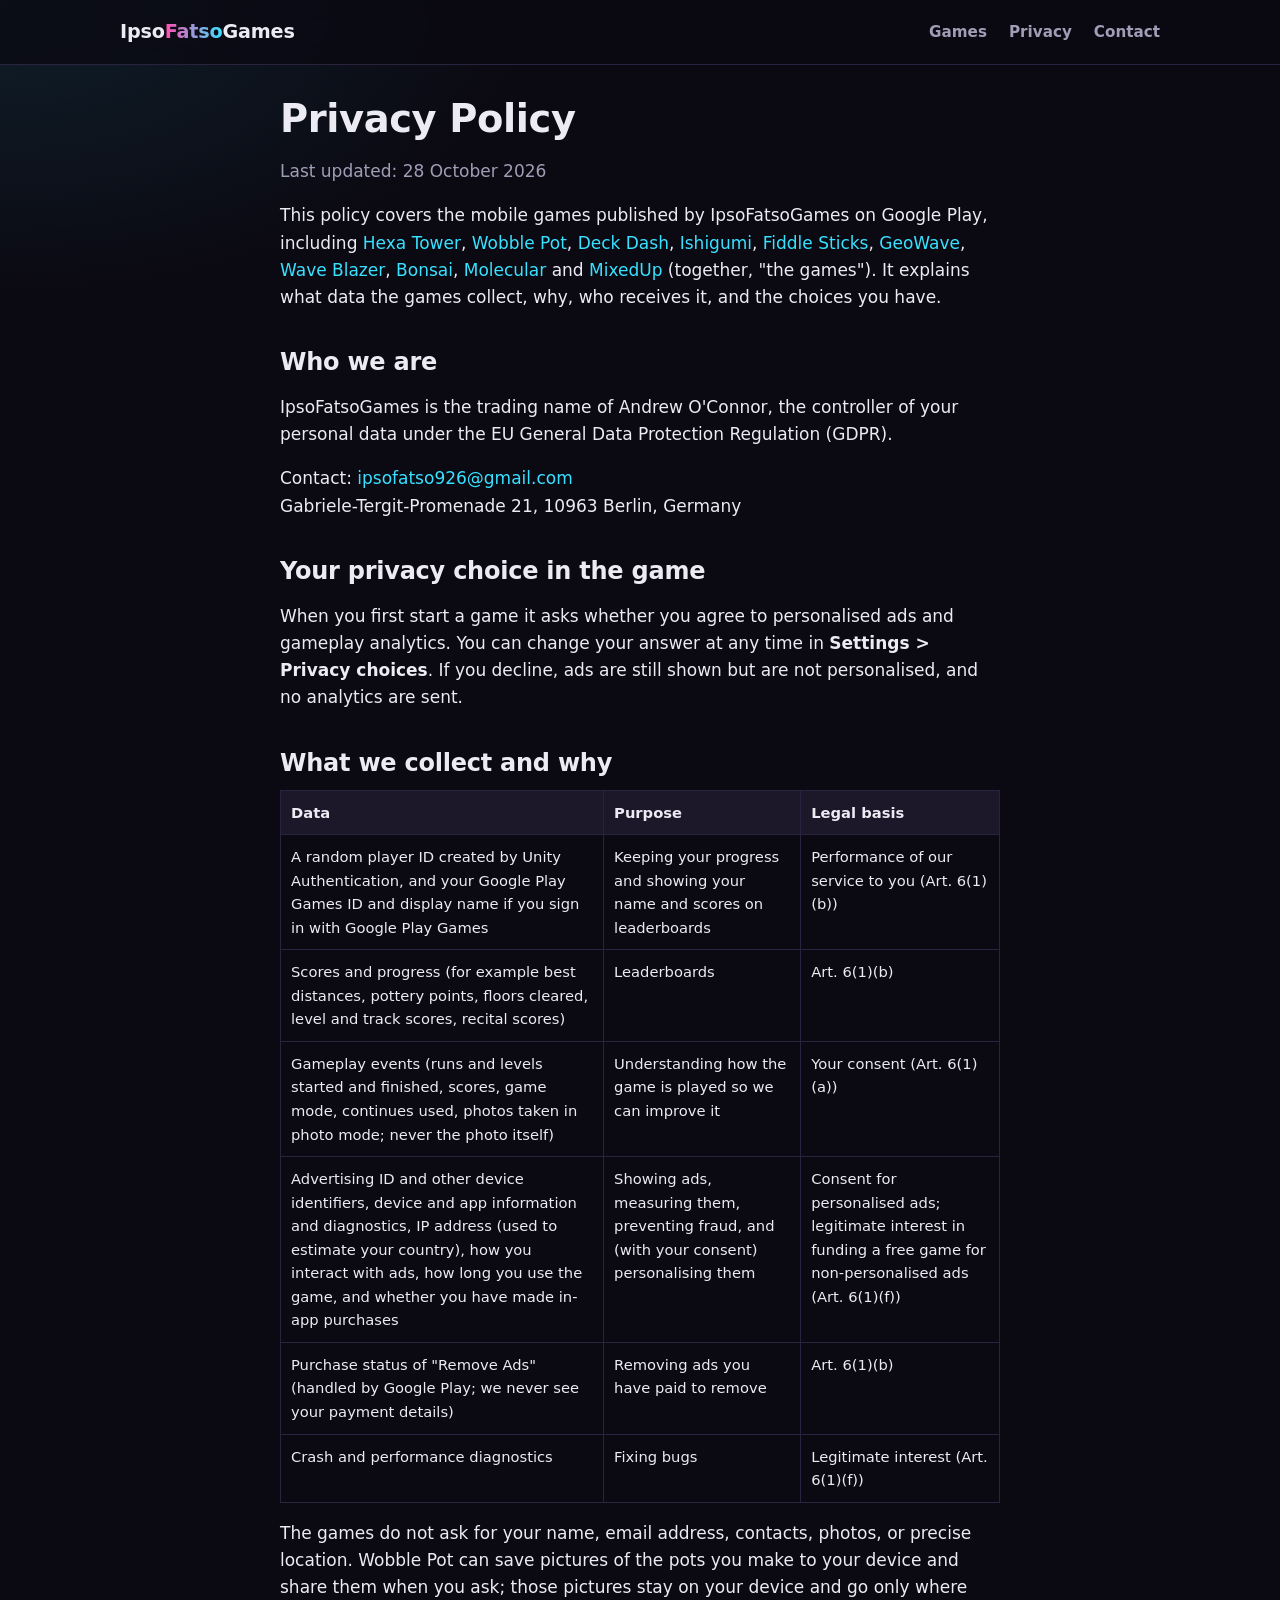
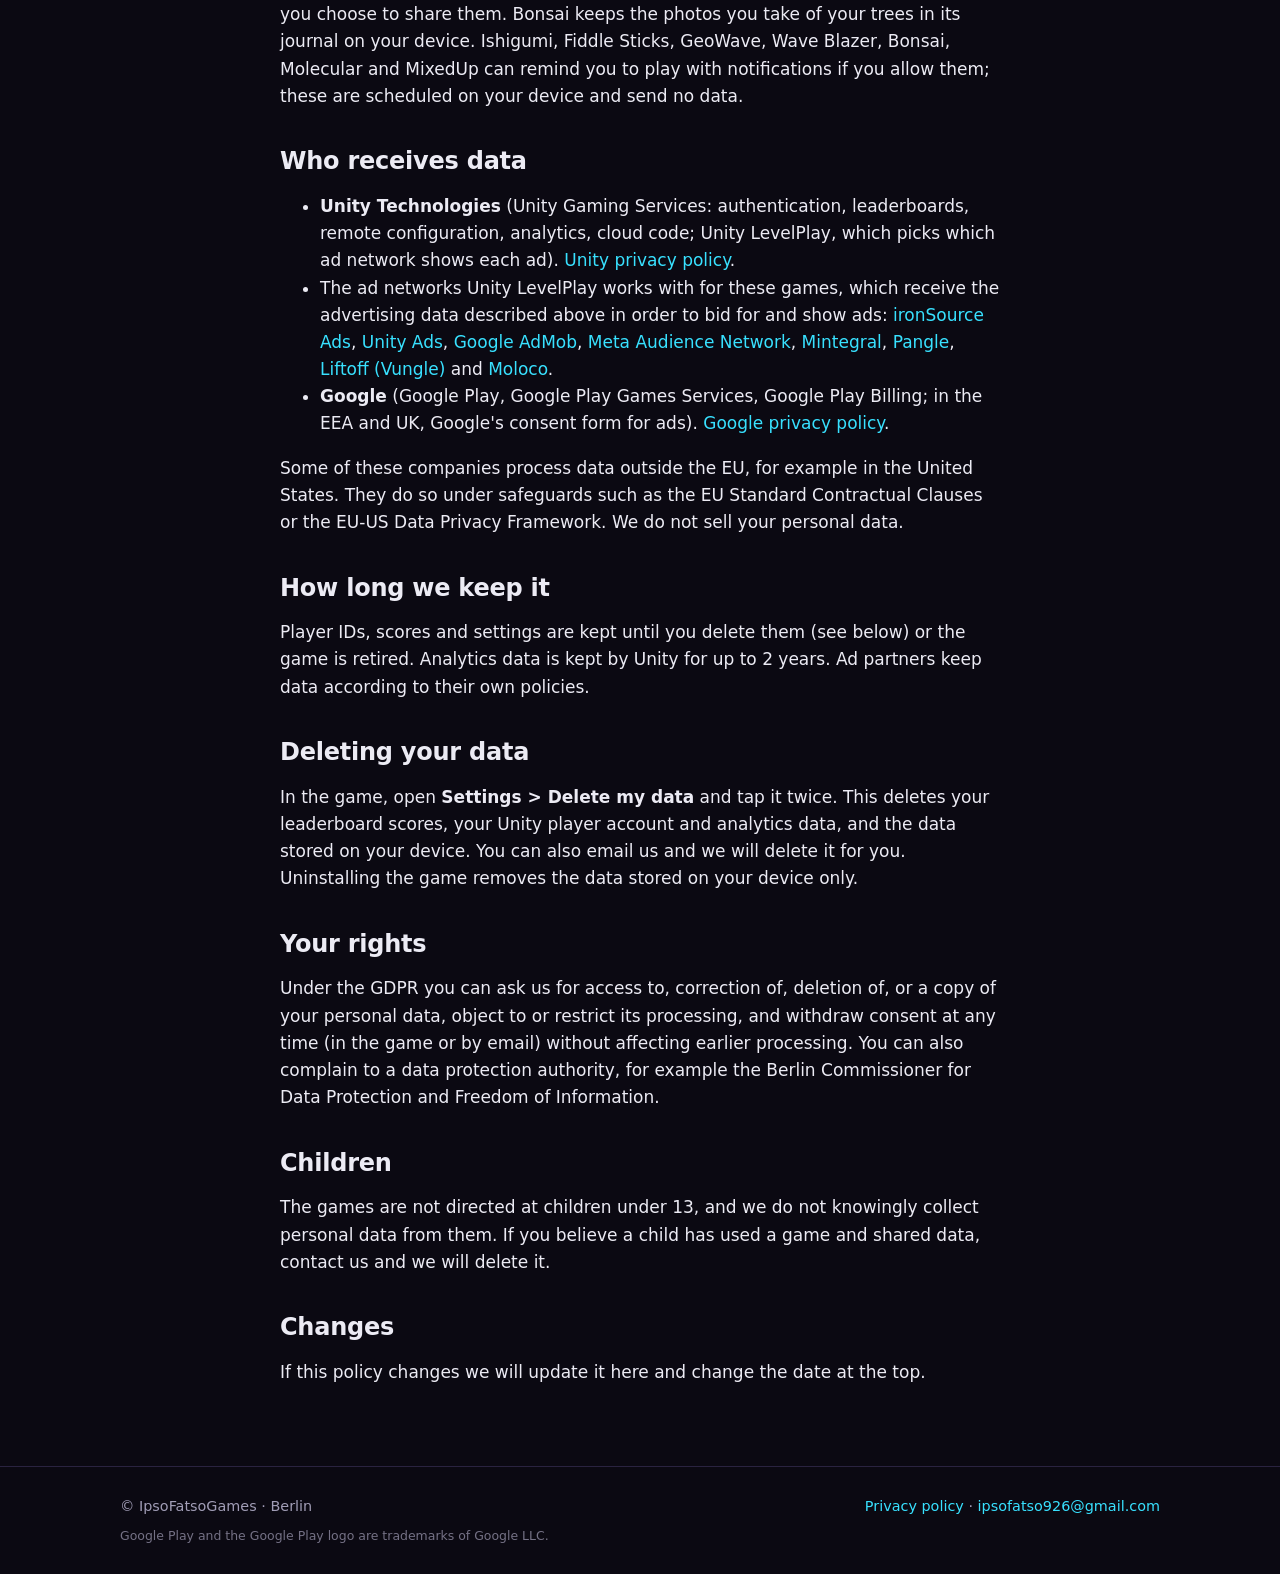
<file: privacy.html>
<!doctype html>
<html lang="en">
<head>
<meta charset="utf-8">
<meta name="viewport" content="width=device-width, initial-scale=1">
<title>Privacy Policy · IpsoFatsoGames</title>
<link rel="icon" href="favicon.svg" type="image/svg+xml">
<link rel="stylesheet" href="style.css">
</head>
<body>
<!-- site:header -->
<header class="top"><div class="wrap"><a class="brand" href="./">Ipso<span>Fatso</span>Games</a><nav><a href="./#games">Games</a><a href="privacy.html">Privacy</a><a href="mailto:ipsofatso926@gmail.com">Contact</a></nav></div></header>
<!-- /site:header -->
<main class="wrap text">
<h1>Privacy Policy</h1>
<p class="muted">Last updated: 28 October 2026</p>

<p>This policy covers the mobile games published by IpsoFatsoGames on Google Play, including
<a href="hexatower/">Hexa Tower</a>, <a href="wobblepot/">Wobble Pot</a>,
<a href="deckdash/">Deck Dash</a>, <a href="ishigumi/">Ishigumi</a>, <a href="fiddlesticks/">Fiddle Sticks</a>,
<a href="geowave/">GeoWave</a>, <a href="waveblazer/">Wave Blazer</a>, <a href="bonsai/">Bonsai</a>,
<a href="molecular/">Molecular</a> and <a href="mixedup/">MixedUp</a> (together, "the games"). It explains what data the games
collect, why, who receives it, and the choices you have.</p>

<h2>Who we are</h2>
<p>IpsoFatsoGames is the trading name of Andrew O'Connor, the controller of your personal data
under the EU General Data Protection Regulation (GDPR).</p>
<p>Contact: <a href="mailto:ipsofatso926@gmail.com">ipsofatso926@gmail.com</a><br>
Gabriele-Tergit-Promenade 21, 10963 Berlin, Germany</p>

<h2>Your privacy choice in the game</h2>
<p>When you first start a game it asks whether you agree to personalised ads and gameplay
analytics. You can change your answer at any time in <b>Settings &gt; Privacy choices</b>.
If you decline, ads are still shown but are not personalised, and no analytics are sent.</p>

<h2>What we collect and why</h2>
<table>
<tr><th>Data</th><th>Purpose</th><th>Legal basis</th></tr>
<tr><td>A random player ID created by Unity Authentication, and your Google Play Games ID and
display name if you sign in with Google Play Games</td><td>Keeping your progress and showing your name
and scores on leaderboards</td><td>Performance of our service to you (Art. 6(1)(b))</td></tr>
<tr><td>Scores and progress (for example best distances, pottery points, floors cleared, level and track scores, recital scores)</td><td>Leaderboards</td><td>Art. 6(1)(b)</td></tr>
<tr><td>Gameplay events (runs and levels started and finished, scores, game mode, continues used,
photos taken in photo mode; never the photo itself)</td>
<td>Understanding how the game is played so we can improve it</td><td>Your consent (Art. 6(1)(a))</td></tr>
<tr><td>Advertising ID and other device identifiers, device and app information and diagnostics,
IP address (used to estimate your country), how you interact with ads, how long you use the game,
and whether you have made in-app purchases</td><td>Showing ads, measuring them, preventing fraud, and (with your
consent) personalising them</td><td>Consent for personalised ads; legitimate interest in funding
a free game for non-personalised ads (Art. 6(1)(f))</td></tr>
<tr><td>Purchase status of "Remove Ads" (handled by Google Play; we never see your payment details)</td>
<td>Removing ads you have paid to remove</td><td>Art. 6(1)(b)</td></tr>
<tr><td>Crash and performance diagnostics</td><td>Fixing bugs</td><td>Legitimate interest (Art. 6(1)(f))</td></tr>
</table>
<p>The games do not ask for your name, email address, contacts, photos, or precise location.
Wobble Pot can save pictures of the pots you make to your device and share them when you ask;
those pictures stay on your device and go only where you choose to share them.
Bonsai keeps the photos you take of your trees in its journal on your device.
Ishigumi, Fiddle Sticks, GeoWave, Wave Blazer, Bonsai, Molecular and MixedUp can remind you to play with
notifications if you allow them; these are scheduled on your device and send no data.</p>

<h2>Who receives data</h2>
<ul>
<li><b>Unity Technologies</b> (Unity Gaming Services: authentication, leaderboards, remote
configuration, analytics, cloud code; Unity LevelPlay, which picks which ad network shows each ad).
<a href="https://unity.com/legal/game-player-and-app-user-privacy-policy">Unity privacy policy</a>.</li>
<li>The ad networks Unity LevelPlay works with for these games, which receive the advertising data
described above in order to bid for and show ads:
<a href="https://developers.is.com/ironsource-mobile/general/ironsource-mobile-privacy-policy/">ironSource Ads</a>,
<a href="https://unity.com/legal/game-player-and-app-user-privacy-policy">Unity Ads</a>,
<a href="https://policies.google.com/technologies/partner-sites">Google AdMob</a>,
<a href="https://www.facebook.com/privacy/policy/">Meta Audience Network</a>,
<a href="https://www.mintegral.com/en/privacy">Mintegral</a>,
<a href="https://www.pangleglobal.com/privacy">Pangle</a>,
<a href="https://liftoff.io/privacy-policy/">Liftoff (Vungle)</a> and
<a href="https://www.moloco.com/privacy-policy">Moloco</a>.</li>
<li><b>Google</b> (Google Play, Google Play Games Services, Google Play Billing; in the EEA and UK,
Google's consent form for ads).
<a href="https://policies.google.com/privacy">Google privacy policy</a>.</li>
</ul>
<p>Some of these companies process data outside the EU, for example in the United States. They
do so under safeguards such as the EU Standard Contractual Clauses or the EU-US Data Privacy
Framework. We do not sell your personal data.</p>

<h2>How long we keep it</h2>
<p>Player IDs, scores and settings are kept until you delete them (see below) or the game is
retired. Analytics data is kept by Unity for up to 2 years. Ad partners keep data according to
their own policies.</p>

<h2>Deleting your data</h2>
<p>In the game, open <b>Settings &gt; Delete my data</b> and tap it twice. This deletes your
leaderboard scores, your Unity player account and analytics data, and the data stored on your
device. You can also email us and we will delete it for you. Uninstalling the game removes the
data stored on your device only.</p>

<h2>Your rights</h2>
<p>Under the GDPR you can ask us for access to, correction of, deletion of, or a copy of your
personal data, object to or restrict its processing, and withdraw consent at any time (in the
game or by email) without affecting earlier processing. You can also complain to a data
protection authority, for example the Berlin Commissioner for Data Protection and Freedom of
Information.</p>

<h2>Children</h2>
<p>The games are not directed at children under 13, and we do not knowingly collect personal
data from them. If you believe a child has used a game and shared data, contact us and we will
delete it.</p>

<h2>Changes</h2>
<p>If this policy changes we will update it here and change the date at the top.</p>
</main>
<!-- site:footer -->
<footer class="bottom"><div class="wrap"><p>© IpsoFatsoGames · Berlin</p><p><a href="privacy.html">Privacy policy</a> · <a href="mailto:ipsofatso926@gmail.com">ipsofatso926@gmail.com</a></p><p class="legal">Google Play and the Google Play logo are trademarks of Google LLC.</p></div></footer>
<!-- /site:footer -->
</body>
</html>
</file>
<file: style.css>
/* IpsoFatsoGames: dark, neon accents like the games, plain system fonts (no third-party requests). */
:root {
  color-scheme: dark;
  --bg: #0b0912;
  --panel: #15111f;
  --panel-2: #1c1729;
  --line: #2a2340;
  --fg: #ecebf4;
  --muted: #a19db6;
  --pink: #ff4fb0;
  --cyan: #38e1ff;
  --gold: #ffc35c;
  --radius: 18px;
}
* { box-sizing: border-box; }
html { scroll-behavior: smooth; }
body {
  margin: 0; background: var(--bg); color: var(--fg);
  font: 17px/1.6 system-ui, -apple-system, "Segoe UI", Roboto, sans-serif;
  background-image: radial-gradient(1200px 500px at 70% -10%, rgba(255, 79, 176, .16), transparent 60%),
                    radial-gradient(900px 500px at 0% 0%, rgba(56, 225, 255, .10), transparent 60%);
  background-repeat: no-repeat;
}
a { color: var(--cyan); text-decoration: none; }
a:hover { text-decoration: underline; }
img { max-width: 100%; }
.wrap { max-width: 1080px; margin: 0 auto; padding: 0 20px; }
h1, h2, h3 { line-height: 1.15; letter-spacing: -0.01em; margin: 0 0 .4em; }
h1 { font-size: clamp(2.1rem, 5vw, 3.4rem); font-weight: 800; }
h2 { font-size: 1.5rem; font-weight: 750; margin-top: 1.6em; }
h3 { font-size: 1.35rem; font-weight: 750; }
h3 a, .card a { color: inherit; }

/* Header and footer */
.top { position: sticky; top: 0; z-index: 10; backdrop-filter: blur(10px);
  background: rgba(11, 9, 18, .78); border-bottom: 1px solid var(--line); }
.top .wrap { display: flex; align-items: center; justify-content: space-between; height: 64px; }
.brand { font-weight: 800; font-size: 1.2rem; color: var(--fg); letter-spacing: -0.01em; }
.brand span { background: linear-gradient(90deg, var(--pink), var(--cyan)); -webkit-background-clip: text;
  background-clip: text; color: transparent; }
.brand:hover { text-decoration: none; }
nav a { color: var(--muted); margin-left: 22px; font-weight: 600; font-size: .95rem; }
nav a:hover { color: var(--fg); text-decoration: none; }
.bottom { border-top: 1px solid var(--line); margin-top: 80px; color: var(--muted); font-size: .9rem; }
.bottom .wrap { display: flex; flex-wrap: wrap; justify-content: space-between; gap: 8px 24px; padding: 28px 20px; }
.bottom p { margin: 0; }
.bottom .legal { flex-basis: 100%; font-size: .78rem; opacity: .7; }

/* Home */
.hero { padding: 80px 0 32px; display: grid; grid-template-columns: 1.15fr 1fr; gap: 40px; align-items: center; }
.grad { background: linear-gradient(90deg, var(--pink), var(--cyan)); -webkit-background-clip: text;
  background-clip: text; color: transparent; }
.hero-art { display: grid; grid-template-columns: repeat(3, 1fr); gap: 18px; transform: rotate(-8deg);
  padding: 10px; justify-self: end; max-width: 400px; }
.hero-art img { width: 100%; height: auto; aspect-ratio: 1; border-radius: 22%;
  box-shadow: 0 14px 34px rgba(0, 0, 0, .55); }
.hero-art img:nth-child(3n + 2) { transform: translateY(26px); }
.lead { font-size: 1.2rem; color: var(--muted); }
.section-title { font-size: .85rem; text-transform: uppercase; letter-spacing: .14em; color: var(--muted);
  margin: 48px 0 16px; font-weight: 700; }

.feature { background: var(--panel); border: 1px solid var(--line); border-radius: var(--radius); overflow: hidden;
  box-shadow: 0 30px 80px -30px rgba(255, 79, 176, .35); margin-bottom: 28px; }
.feature .banner { display: block; width: 100%; height: auto; aspect-ratio: 1024 / 500; object-fit: cover; }
.feature-body { padding: 24px 28px 8px; }
.feature-body > p { color: var(--muted); max-width: 720px; }
.title-row { display: flex; align-items: center; gap: 18px; }
.title-row h3, .title-row h1 { margin: 0; }
.tagline { margin: 2px 0 0; color: var(--muted); }
img.icon { width: 96px; height: 96px; border-radius: 22%; flex: none; box-shadow: 0 8px 24px rgba(0, 0, 0, .45); }
.actions { display: flex; flex-wrap: wrap; gap: 12px; margin: 18px 0; }

.button { display: inline-flex; align-items: center; gap: 8px; padding: 12px 20px; border-radius: 999px;
  font-weight: 700; color: #120a17; background: linear-gradient(90deg, var(--pink), #ff8ad0);
  box-shadow: 0 8px 24px -6px rgba(255, 79, 176, .6); }
.button:hover { text-decoration: none; filter: brightness(1.08); }
.store-badge { display: inline-flex; margin: -9px -9px -9px -8px; } /* the badge has its own transparent margin */
.store-badge img { height: 64px; width: auto; }
.store-badge:hover img { filter: brightness(1.15); }
.button.ghost { background: transparent; color: var(--fg); border: 1px solid var(--line); box-shadow: none; }
.button.ghost:hover { border-color: var(--muted); }

.shots { display: flex; gap: 14px; overflow-x: auto; padding: 8px 28px 28px; scroll-snap-type: x mandatory; }
.shots img { flex: none; width: 180px; height: auto; aspect-ratio: 9 / 16; border-radius: 14px;
  border: 1px solid var(--line); scroll-snap-align: start; }
.shots.large { padding: 4px 0 8px; }
.shots { scrollbar-width: thin; scrollbar-color: var(--line) transparent; }
.shots.large img { width: 240px; }

.grid { list-style: none; padding: 0; margin: 0; display: grid; gap: 18px;
  grid-template-columns: repeat(auto-fill, minmax(300px, 1fr)); }
.card a { display: block; position: relative; height: 100%; padding: 20px; background: var(--panel);
  border: 1px solid var(--line);
  border-radius: var(--radius); transition: transform .15s ease, border-color .15s ease; }
.card a:hover { text-decoration: none; transform: translateY(-3px); border-color: #3d3360; }
.card img.icon { width: 72px; height: 72px; margin-bottom: 14px; }
.card .chip { position: absolute; top: 18px; right: 18px; }
.card h3 { font-size: 1.1rem; margin: 8px 0 4px; }
.card p { color: var(--muted); font-size: .95rem; margin: 0; }
.chip { display: inline-block; font-size: .72rem; font-weight: 700; letter-spacing: .06em; text-transform: uppercase;
  color: var(--gold); border: 1px solid rgba(255, 195, 92, .4); border-radius: 999px; padding: 2px 10px; }
.chip.big { font-size: .85rem; padding: 8px 16px; }

/* Game page */
.game { padding-top: 32px; }
.game .banner { display: block; width: 100%; height: auto; aspect-ratio: 1024 / 500; object-fit: cover;
  border-radius: var(--radius); border: 1px solid var(--line); margin-bottom: 28px; }
.title-row.big { margin-bottom: 20px; }
.title-row.big img.icon { width: 128px; height: 128px; }
.game > p { max-width: 720px; color: #d6d3e4; }
.ticks { list-style: none; padding: 0; max-width: 720px; }
.ticks li { padding-left: 28px; position: relative; margin: 8px 0; color: #d6d3e4; }
.ticks li::before { content: ""; position: absolute; left: 4px; top: .55em; width: 10px; height: 10px; border-radius: 3px;
  background: linear-gradient(135deg, var(--pink), var(--cyan)); transform: rotate(45deg); }

/* Text pages (privacy) */
.text { max-width: 760px; padding-top: 32px; }
.text h1 { font-size: 2.4rem; }
.muted { color: var(--muted); }
table { border-collapse: collapse; width: 100%; font-size: .92rem; margin: 12px 0; }
th, td { border: 1px solid var(--line); padding: 10px; text-align: left; vertical-align: top; }
th { background: var(--panel-2); }

@media (max-width: 820px) {
  .hero { grid-template-columns: 1fr; }
  .hero-art { justify-self: center; max-width: 320px; margin-top: 12px; }
}
@media (max-width: 640px) {
  nav a { margin-left: 14px; }
  .hero { padding-top: 48px; }
  .feature-body { padding: 20px 18px 4px; }
  .shots { padding: 8px 18px 22px; }
  img.icon { width: 72px; height: 72px; }
  .title-row.big { flex-direction: column; align-items: flex-start; }
}
</file>
